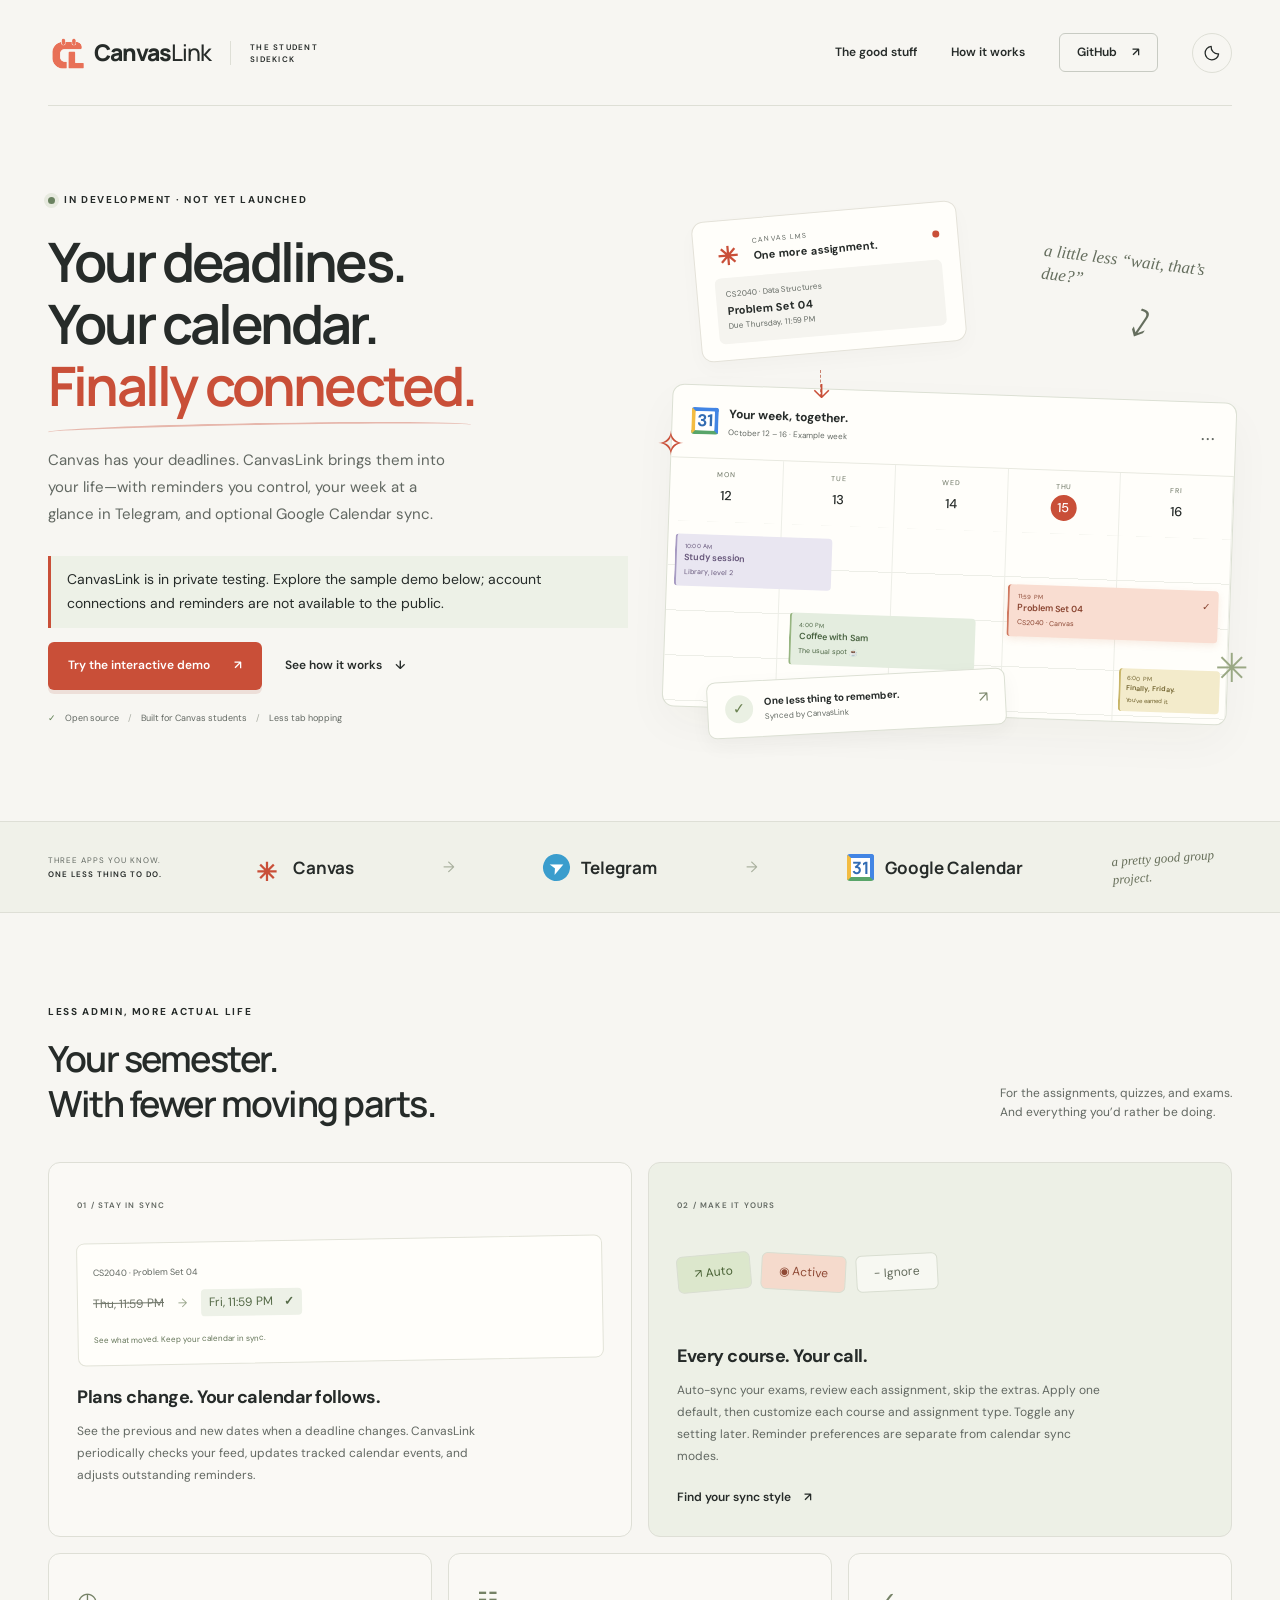
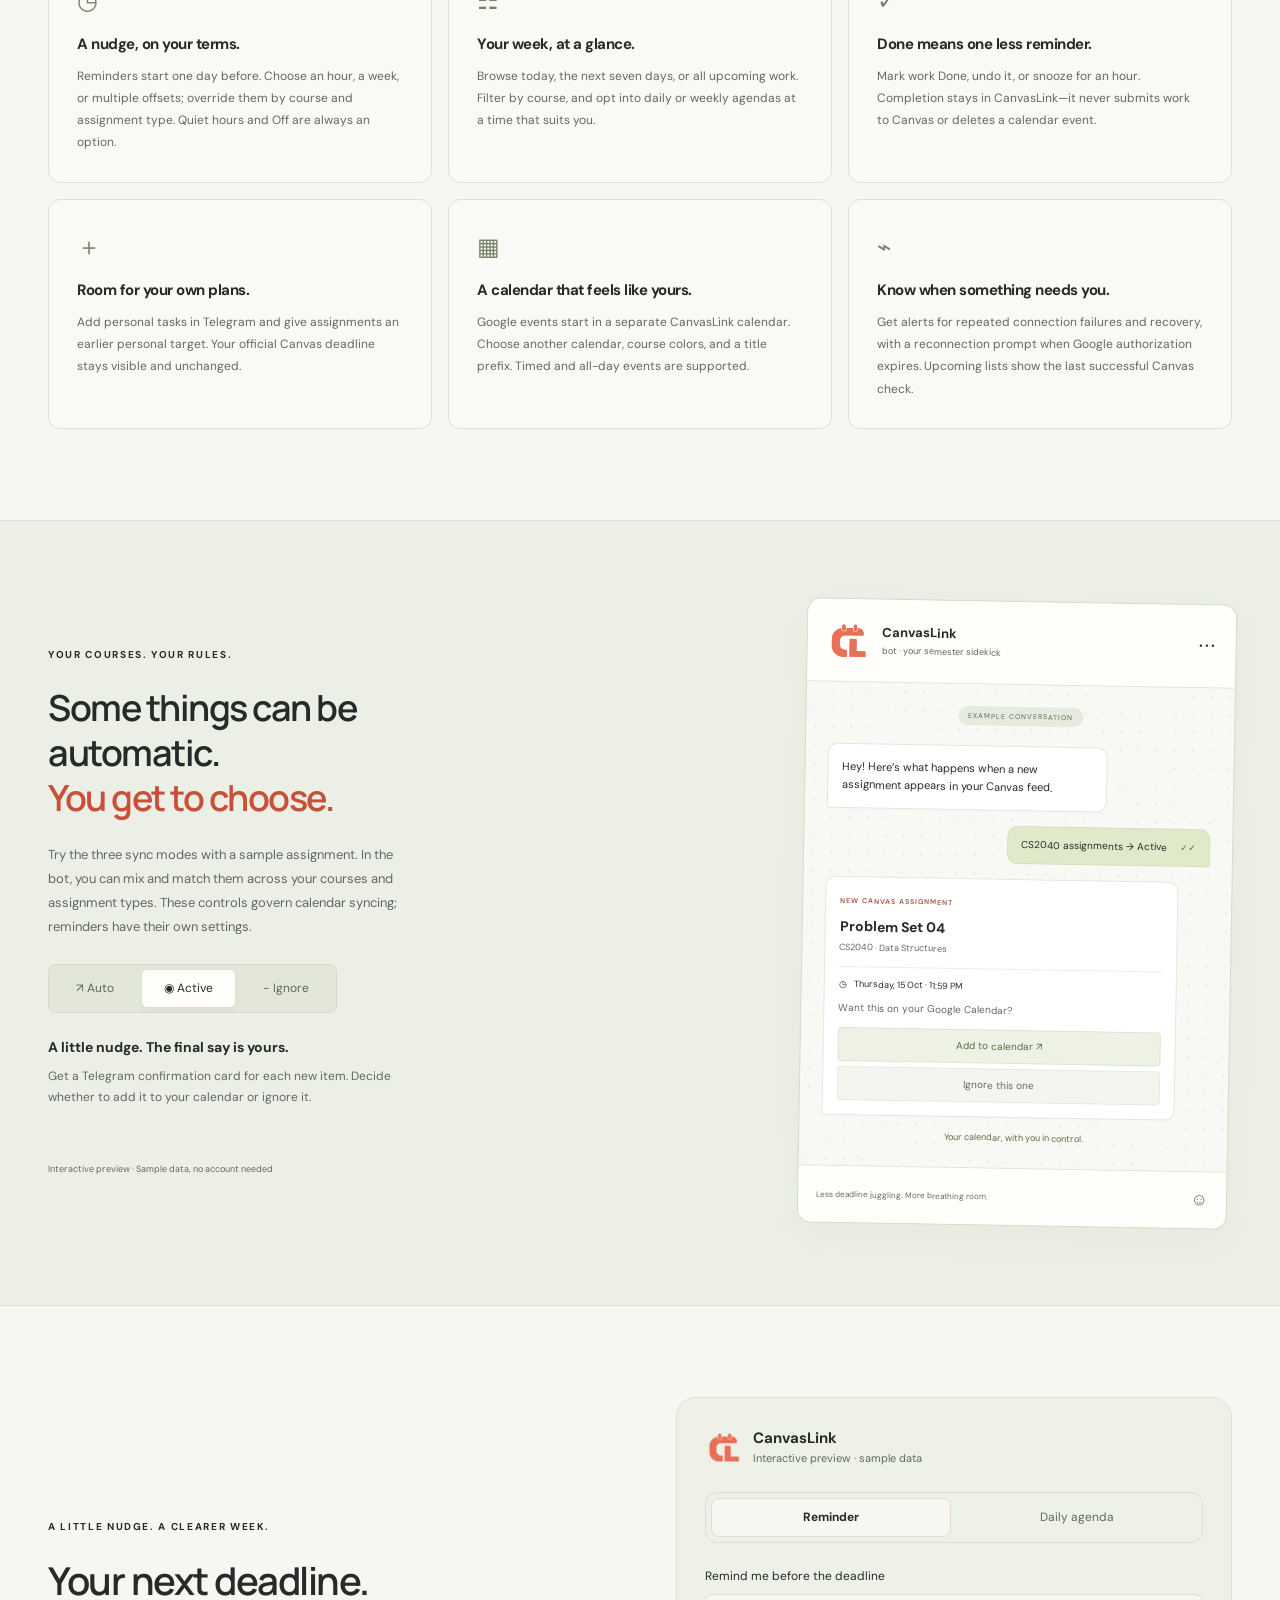
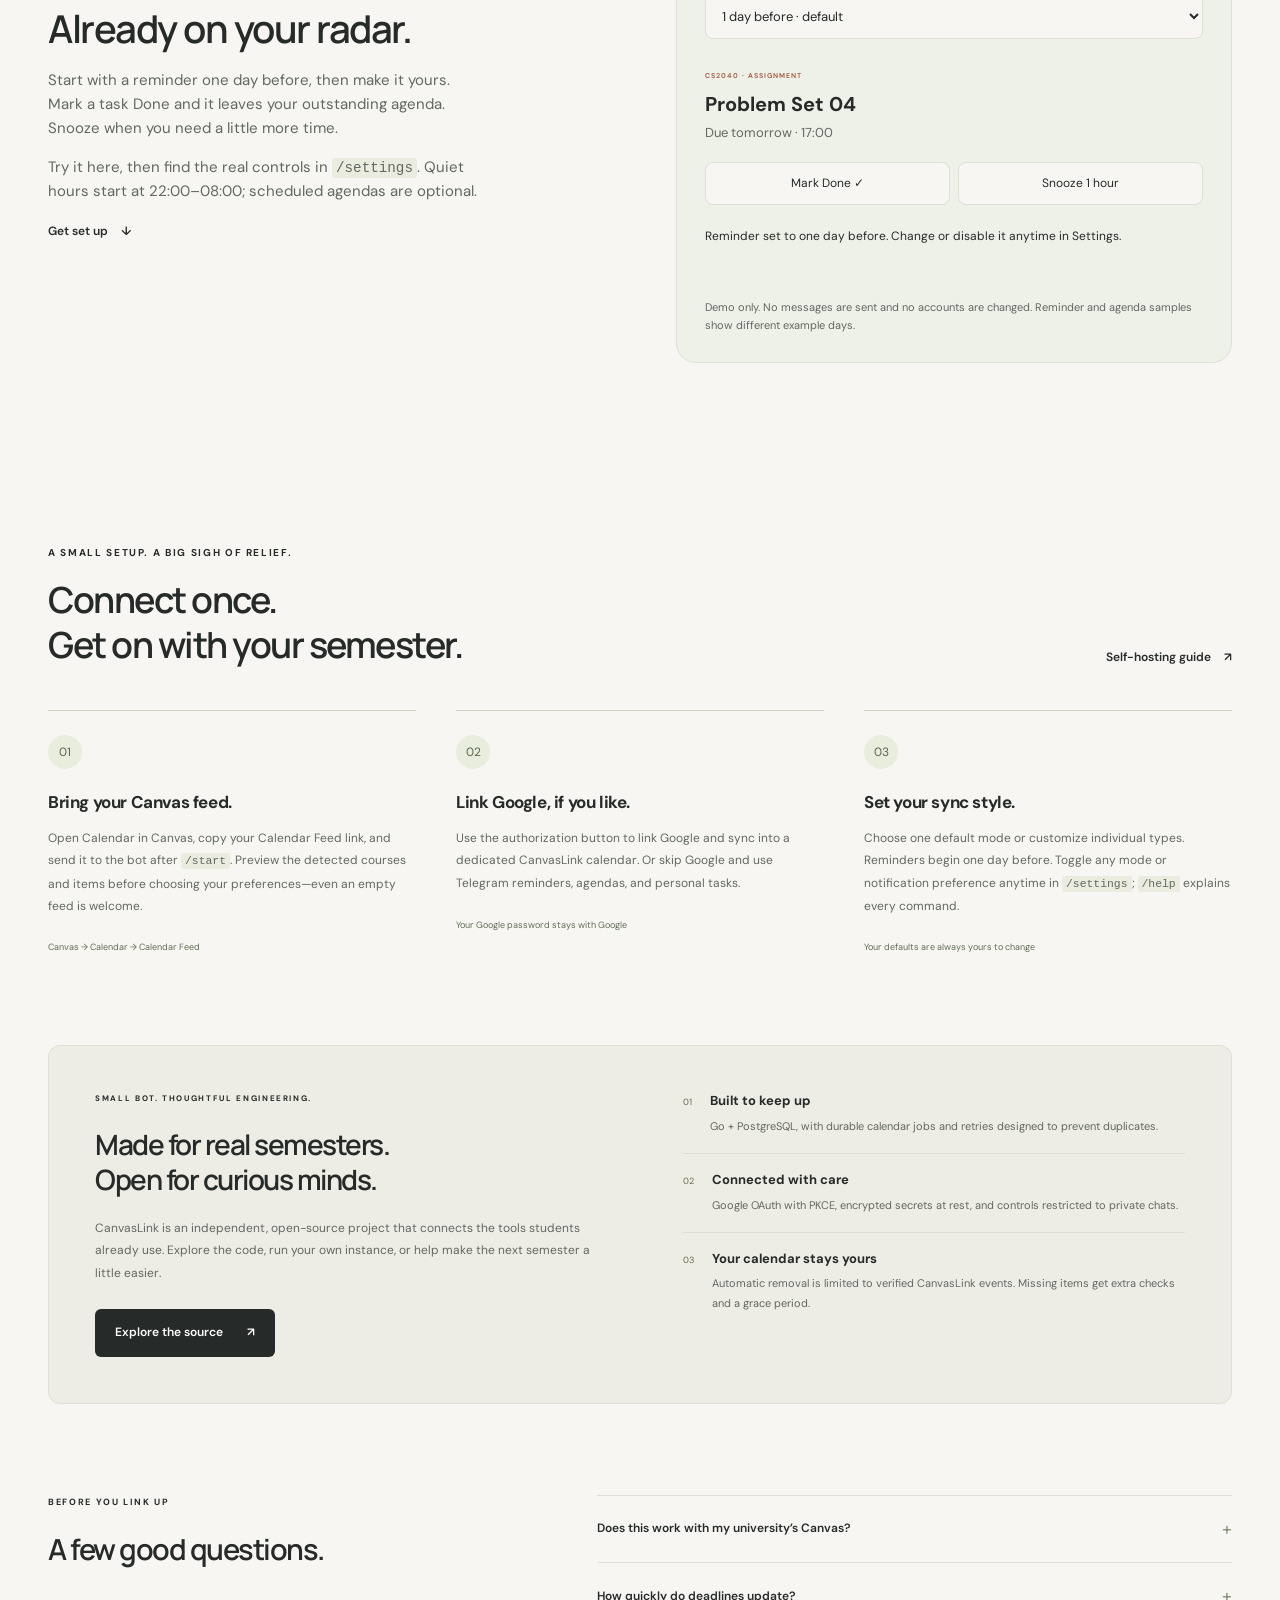
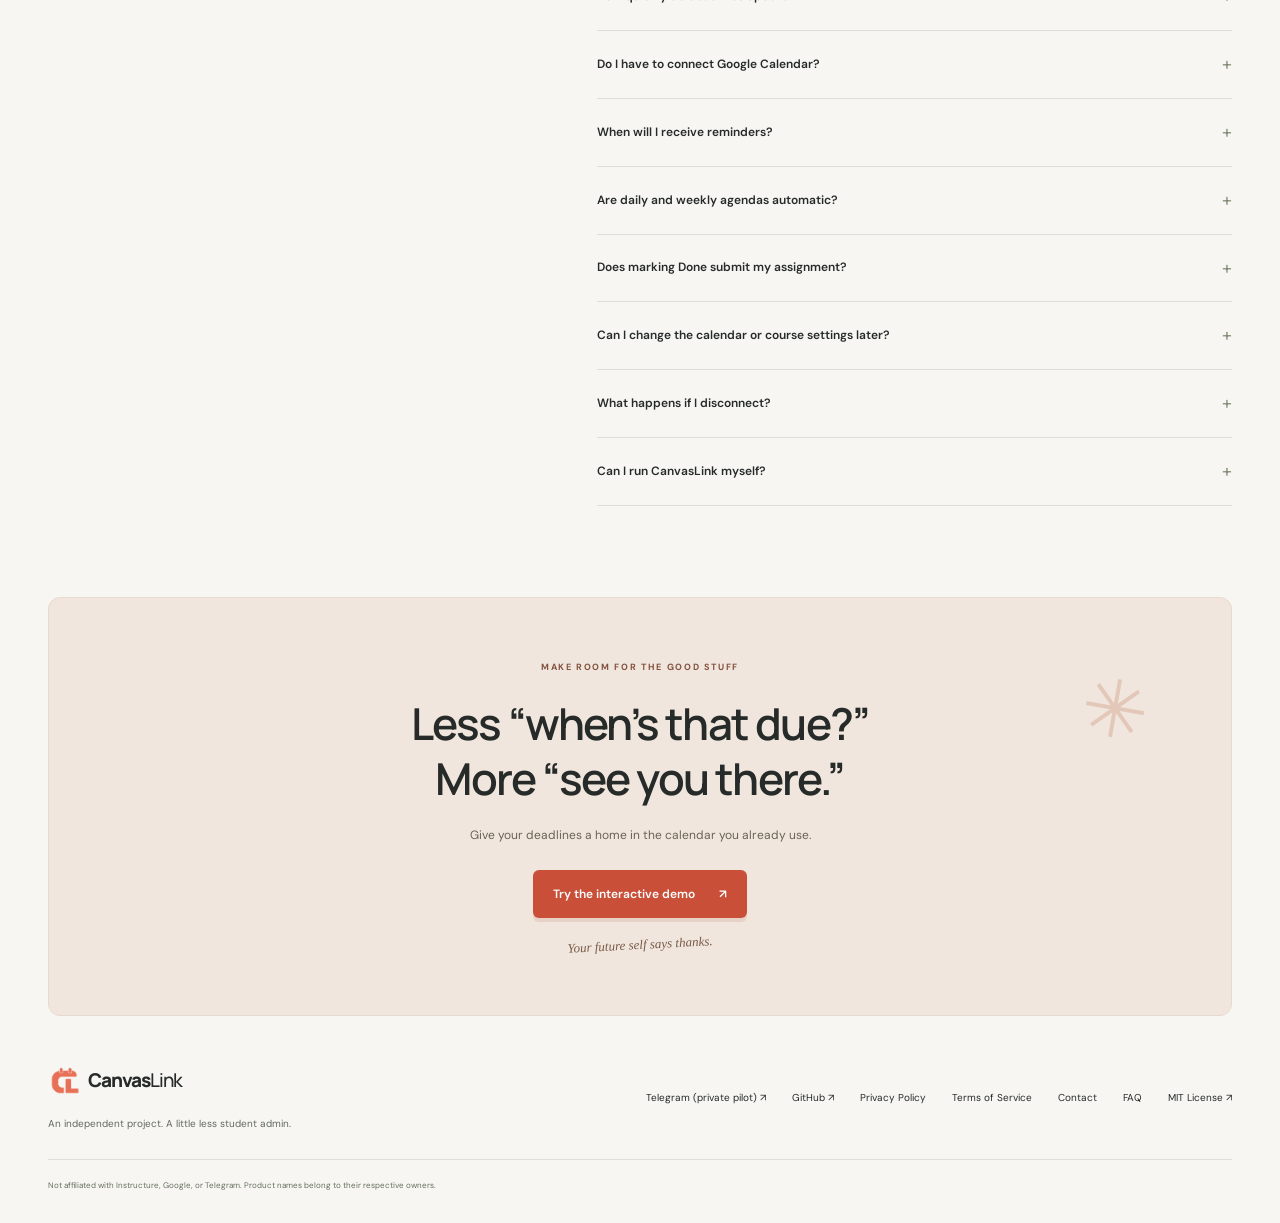
<file: docs/index.html>
<!doctype html>
<html lang="en">
  <head>
    <meta charset="utf-8" />
    <meta name="viewport" content="width=device-width, initial-scale=1" />
    <meta name="theme-color" content="#f7f6f2" />
    <meta
      name="description"
      content="CanvasLink is in development. Preview Canvas deadlines, personalized reminders, a Telegram planner, and optional Google Calendar sync with sample data."
    />
    <meta property="og:type" content="website" />
    <meta
      property="og:title"
      content="CanvasLink — Your deadlines, connected."
    />
    <meta
      property="og:description"
      content="In development: Canvas deadlines, a Telegram planner, and optional Google Calendar sync. Explore the sample demo."
    />
    <meta property="og:url" content="https://site.dulie.app/canvaslink/" />
    <meta
      property="og:image"
      content="https://site.dulie.app/canvaslink/assets/social-logo.png"
    />
    <meta name="twitter:card" content="summary_large_image" />
    <title>CanvasLink — Your deadlines, connected.</title>
    <link rel="icon" href="assets/logo.png" type="image/png" />
    <script src="theme.js"></script>
    <link rel="stylesheet" href="styles.css" />
    <link rel="stylesheet" href="theme.css" />
    <script src="config.js" defer></script>
    <script src="script.js" defer></script>
  </head>
  <body>
    <a class="skip-link" href="#main">Skip to content</a>
    <header class="site-header wrap">
      <a class="brand" href="#" aria-label="CanvasLink home"
        ><img
          class="brand-icon"
          src="assets/logo.png"
          alt=""
          width="40"
          height="40"
        />Canvas<span class="brand-light">Link</span
        ><span class="beta">THE STUDENT SIDEKICK</span></a
      >
      <nav aria-label="Main navigation">
        <a href="#features">The good stuff</a
        ><a href="#how-it-works">How it works</a
        ><a
          class="nav-github"
          href="https://github.com/yukemii/CanvasLink-Bot"
          target="_blank"
          rel="noopener noreferrer"
          >GitHub <span aria-hidden="true">↗</span></a
        >
        <button
          id="theme-toggle"
          class="theme-toggle"
          type="button"
          aria-label="Dark mode"
          aria-pressed="false"
          title="Switch to dark mode"
          hidden
        >
          <svg
            class="theme-moon"
            aria-hidden="true"
            viewBox="0 0 24 24"
            width="18"
            height="18"
            fill="none"
            stroke="currentColor"
            stroke-width="1.7"
            stroke-linecap="round"
            stroke-linejoin="round"
          >
            <path d="M20.8 13.1A9 9 0 0 1 10.9 3.2 9 9 0 1 0 20.8 13.1Z" />
          </svg>
          <svg
            class="theme-sun"
            aria-hidden="true"
            viewBox="0 0 24 24"
            width="18"
            height="18"
            fill="none"
            stroke="currentColor"
            stroke-width="1.7"
            stroke-linecap="round"
          >
            <circle cx="12" cy="12" r="4" />
            <path
              d="M12 2v2m0 16v2M2 12h2m16 0h2M5 5l1.5 1.5m11 11L19 19M5 19l1.5-1.5m11-11L19 5"
            />
          </svg>
        </button>
      </nav>
    </header>
    <main id="main">
      <section class="hero wrap">
        <div class="hero-copy">
          <p class="eyebrow">
            <span class="status-dot"></span> IN DEVELOPMENT · NOT YET LAUNCHED
          </p>
          <h1>
            Your deadlines.<br />Your calendar.<br /><span
              class="accent handwritten-underline"
              >Finally connected.</span
            >
          </h1>
          <p class="hero-description">
            Canvas has your deadlines. CanvasLink brings them into your
            life—with reminders you control, your week at a glance in Telegram,
            and optional Google Calendar sync.
          </p>
          <p class="launch-notice">
            CanvasLink is in private testing. Explore the sample demo below;
            account connections and reminders are not available to the public.
          </p>
          <div class="hero-actions">
            <a class="button primary" href="#demo" data-bot-link
              >Try the interactive demo <span aria-hidden="true">↗</span></a
            ><a class="text-link" href="#how-it-works"
              >See how it works <span aria-hidden="true">↓</span></a
            >
          </div>
          <p class="hero-note">
            <span aria-hidden="true">✓</span> Open source
            <span class="note-divider">/</span> Built for Canvas students
            <span class="note-divider">/</span> Less tab hopping
          </p>
        </div>
        <div
          class="hero-art"
          aria-label="Illustration of a Canvas assignment flowing through CanvasLink into a weekly calendar"
        >
          <span class="floating-note">a little less “wait, that’s due?”</span>
          <div class="canvas-card">
            <span class="app-icon canvas-icon" aria-hidden="true">✳</span>
            <div>
              <span class="small-label">CANVAS LMS</span
              ><strong>One more assignment.</strong>
            </div>
            <span class="notification-dot"></span>
            <div class="assignment-mini">
              <span>CS2040 · Data Structures</span
              ><strong>Problem Set 04</strong
              ><span>Due Thursday, 11:59 PM</span>
            </div>
          </div>
          <div class="connection-line" aria-hidden="true"><span>↓</span></div>
          <div class="calendar-card">
            <div class="calendar-top">
              <div class="calendar-heading">
                <span class="app-icon google-icon" aria-hidden="true">31</span>
                <div>
                  <strong>Your week, together.</strong
                  ><span>October 12 – 16 · Example week</span>
                </div>
              </div>
              <span class="calendar-menu" aria-hidden="true">•••</span>
            </div>
            <div class="calendar-grid">
              <div class="day"><span>MON</span><b>12</b></div>
              <div class="day"><span>TUE</span><b>13</b></div>
              <div class="day"><span>WED</span><b>14</b></div>
              <div class="day today"><span>THU</span><b>15</b></div>
              <div class="day"><span>FRI</span><b>16</b></div>
              <div class="grid-lines" aria-hidden="true"></div>
              <div class="cal-event lavender">
                <span>10:00 AM</span><b>Study session</b
                ><small>Library, level 2</small>
              </div>
              <div class="cal-event green">
                <span>4:00 PM</span><b>Coffee with Sam</b
                ><small>The usual spot ☕</small>
              </div>
              <div class="cal-event coral">
                <span>11:59 PM</span><b>Problem Set 04</b
                ><small>CS2040 · Canvas</small
                ><span class="event-check">✓</span>
              </div>
              <div class="cal-event yellow">
                <span>6:00 PM</span><b>Finally, Friday.</b
                ><small>You've earned it.</small>
              </div>
            </div>
          </div>
          <div class="sync-toast">
            <span class="toast-icon" aria-hidden="true">✓</span>
            <div>
              <strong>One less thing to remember.</strong
              ><span>Synced by CanvasLink</span>
            </div>
            <span class="tiny-link" aria-hidden="true">↗</span>
          </div>
          <span class="art-spark spark-one" aria-hidden="true">✳</span
          ><span class="art-spark spark-two" aria-hidden="true">✧</span>
        </div>
      </section>
      <section class="integration-strip" aria-label="Connected services">
        <div class="wrap integration-inner">
          <p>
            THREE APPS YOU KNOW.<br /><strong>ONE LESS THING TO DO.</strong>
          </p>
          <div class="integration">
            <span class="app-icon canvas-icon" aria-hidden="true">✳</span>Canvas
          </div>
          <span class="integration-arrow" aria-hidden="true">→</span>
          <div class="integration">
            <span class="app-icon telegram-icon" aria-hidden="true">➤</span
            >Telegram
          </div>
          <span class="integration-arrow" aria-hidden="true">→</span>
          <div class="integration">
            <span class="app-icon google-icon" aria-hidden="true">31</span
            >Google Calendar
          </div>
          <span class="strip-note">a pretty good group project.</span>
        </div>
      </section>
      <section class="section wrap" id="features">
        <div class="section-heading">
          <div>
            <p class="eyebrow">LESS ADMIN, MORE ACTUAL LIFE</p>
            <h2>Your semester.<br />With fewer moving parts.</h2>
          </div>
          <p>
            For the assignments, quizzes, and exams.<br />And everything you’d
            rather be doing.
          </p>
        </div>
        <div class="feature-grid">
          <article class="feature-card feature-main">
            <span class="feature-number">01 / STAY IN SYNC</span>
            <div class="update-visual" aria-hidden="true">
              <span class="update-source">CS2040 · Problem Set 04</span>
              <div>
                <span class="old-date">Thu, 11:59 PM</span
                ><span class="update-arrow">→</span
                ><span class="new-date">Fri, 11:59 PM <b>✓</b></span>
              </div>
              <span class="update-tag"
                >See what moved. Keep your calendar in sync.</span
              >
            </div>
            <h3>Plans change. Your calendar follows.</h3>
            <p>
              See the previous and new dates when a deadline changes. CanvasLink
              periodically checks your feed, updates tracked calendar events,
              and adjusts outstanding reminders.
            </p>
          </article>
          <article class="feature-card feature-control">
            <span class="feature-number">02 / MAKE IT YOURS</span>
            <div class="mode-pills" aria-hidden="true">
              <span class="pill auto">↗ Auto</span
              ><span class="pill active">◉ Active</span
              ><span class="pill ignore">− Ignore</span>
            </div>
            <h3>Every course. Your call.</h3>
            <p>
              Auto-sync your exams, review each assignment, skip the extras.
              Apply one default, then customize each course and assignment type.
              Toggle any setting later. Reminder preferences are separate from
              calendar sync modes.
            </p>
            <a class="text-link" href="#demo"
              >Find your sync style <span aria-hidden="true">↗</span></a
            >
          </article>
          <article class="feature-card compact">
            <span class="feature-symbol" aria-hidden="true">◷</span>
            <h3>A nudge, on your terms.</h3>
            <p>
              Reminders start one day before. Choose an hour, a week, or
              multiple offsets; override them by course and assignment type.
              Quiet hours and Off are always an option.
            </p>
          </article>
          <article class="feature-card compact">
            <span class="feature-symbol" aria-hidden="true">☷</span>
            <h3>Your week, at a glance.</h3>
            <p>
              Browse today, the next seven days, or all upcoming work. Filter by
              course, and opt into daily or weekly agendas at a time that suits
              you.
            </p>
          </article>
          <article class="feature-card compact">
            <span class="feature-symbol" aria-hidden="true">✓</span>
            <h3>Done means one less reminder.</h3>
            <p>
              Mark work Done, undo it, or snooze for an hour. Completion stays
              in CanvasLink—it never submits work to Canvas or deletes a
              calendar event.
            </p>
          </article>
          <article class="feature-card compact">
            <span class="feature-symbol" aria-hidden="true">＋</span>
            <h3>Room for your own plans.</h3>
            <p>
              Add personal tasks in Telegram and give assignments an earlier
              personal target. Your official Canvas deadline stays visible and
              unchanged.
            </p>
          </article>
          <article class="feature-card compact">
            <span class="feature-symbol" aria-hidden="true">▦</span>
            <h3>A calendar that feels like yours.</h3>
            <p>
              Google events start in a separate CanvasLink calendar. Choose
              another calendar, course colors, and a title prefix. Timed and
              all-day events are supported.
            </p>
          </article>
          <article class="feature-card compact">
            <span class="feature-symbol" aria-hidden="true">⌁</span>
            <h3>Know when something needs you.</h3>
            <p>
              Get alerts for repeated connection failures and recovery, with a
              reconnection prompt when Google authorization expires. Upcoming
              lists show the last successful Canvas check.
            </p>
          </article>
        </div>
      </section>
      <section class="demo-section" id="demo">
        <div class="wrap demo-layout">
          <div class="demo-copy">
            <p class="eyebrow">YOUR COURSES. YOUR RULES.</p>
            <h2>
              Some things can be <br />automatic.<br /><span class="accent"
                >You get to choose.</span
              >
            </h2>
            <p>
              Try the three sync modes with a sample assignment. In the bot, you
              can mix and match them across your courses and assignment types.
              These controls govern calendar syncing; reminders have their own
              settings.
            </p>
            <div
              class="mode-selector"
              role="group"
              aria-label="Choose a sync mode"
            >
              <button type="button" data-mode="auto" aria-pressed="false">
                ↗ Auto</button
              ><button type="button" data-mode="active" aria-pressed="true">
                ◉ Active</button
              ><button type="button" data-mode="ignore" aria-pressed="false">
                − Ignore
              </button>
            </div>
            <div class="mode-explanation" aria-live="polite">
              <h3 id="mode-title">A little nudge. The final say is yours.</h3>
              <p id="mode-description">
                Get a Telegram confirmation card for each new item. Decide
                whether to add it to your calendar or ignore it.
              </p>
            </div>
            <span class="demo-disclaimer"
              >Interactive preview · Sample data, no account needed</span
            >
          </div>
          <div class="chat-window">
            <div class="chat-header">
              <img
                class="bot-avatar"
                src="assets/logo.png"
                alt=""
                width="44"
                height="44"
              />
              <div>
                <strong>CanvasLink</strong
                ><span>bot · your semester sidekick</span>
              </div>
              <span class="chat-dots" aria-hidden="true">•••</span>
            </div>
            <div class="chat-body">
              <span class="chat-date">EXAMPLE CONVERSATION</span>
              <div class="chat-bubble intro-bubble">
                Hey! Here’s what happens when a new assignment appears in your
                Canvas feed.
              </div>
              <div class="chat-user" id="demo-command">
                CS2040 assignments → Active <span>✓✓</span>
              </div>
              <div class="chat-bubble assignment-bubble">
                <span class="message-kicker" id="demo-kicker"
                  >NEW CANVAS ASSIGNMENT</span
                >
                <h3>Problem Set 04</h3>
                <p>CS2040 · Data Structures</p>
                <div class="message-deadline">
                  <span aria-hidden="true">◷</span> Thursday, 15 Oct · 11:59 PM
                </div>
                <p class="message-detail" id="demo-detail">
                  Want this on your Google Calendar?
                </p>
                <div class="chat-buttons" id="demo-actions">
                  <button type="button" data-demo-action="add">
                    Add to calendar ↗</button
                  ><button type="button" data-demo-action="ignore">
                    Ignore this one
                  </button>
                </div>
              </div>
              <div
                class="demo-result"
                id="demo-result"
                role="status"
                aria-live="polite"
              >
                Your calendar, with you in control.
              </div>
            </div>
            <div class="chat-footer">
              <span>Less deadline juggling. More breathing room.</span
              ><span aria-hidden="true">☺</span>
            </div>
          </div>
        </div>
      </section>
      <section class="section wrap planner-preview" id="planner-preview">
        <div class="planner-preview-copy">
          <p class="eyebrow">A LITTLE NUDGE. A CLEARER WEEK.</p>
          <h2>Your next deadline.<br />Already on your radar.</h2>
          <p>
            Start with a reminder one day before, then make it yours. Mark a
            task Done and it leaves your outstanding agenda. Snooze when you
            need a little more time.
          </p>
          <p>
            Try it here, then find the real controls in <code>/settings</code>.
            Quiet hours start at 22:00–08:00; scheduled agendas are optional.
          </p>
          <a class="text-link" href="#how-it-works"
            >Get set up <span aria-hidden="true">↓</span></a
          >
        </div>
        <div class="planner-sample">
          <div class="planner-sample-header">
            <img src="assets/logo.png" alt="" width="38" height="38" />
            <div>
              <strong>CanvasLink</strong
              ><span>Interactive preview · sample data</span>
            </div>
          </div>
          <div
            class="planner-preview-switch"
            role="group"
            aria-label="Choose a planner preview"
          >
            <button
              type="button"
              data-planner-view="reminder"
              aria-pressed="true"
            >
              Reminder</button
            ><button
              type="button"
              data-planner-view="agenda"
              aria-pressed="false"
            >
              Daily agenda
            </button>
          </div>
          <div id="reminder-preview">
            <label class="preview-offset-label" for="preview-offset"
              >Remind me before the deadline</label
            ><select id="preview-offset">
              <option value="hour">1 hour before</option>
              <option value="day" selected>1 day before · default</option>
              <option value="week">1 week before</option>
            </select>
            <div class="planner-task-preview">
              <span class="message-kicker">CS2040 · ASSIGNMENT</span>
              <h3>Problem Set 04</h3>
              <p id="preview-due">Due tomorrow · 17:00</p>
            </div>
            <div class="planner-task-actions">
              <button type="button" id="preview-done">Mark Done ✓</button
              ><button type="button" id="preview-snooze">Snooze 1 hour</button>
            </div>
          </div>
          <div id="agenda-preview" hidden>
            <p class="message-kicker">A SAMPLE DAY · YOUR LOCAL TIME</p>
            <h3>Your daily agenda</h3>
            <p class="preview-agenda-note">
              Scheduled agendas are off until you enable them.
            </p>
            <ul class="preview-agenda-list">
              <li>
                <span>Economics quiz <small>EC1101E</small></span
                ><strong>15:00</strong>
              </li>
              <li id="preview-agenda-assignment">
                <span>Problem Set 04 <small>CS2040</small></span
                ><strong>17:00</strong>
              </li>
            </ul>
          </div>
          <p id="planner-preview-status" role="status" aria-live="polite">
            One day before by default. You’re in control.
          </p>
          <p class="preview-sample-note">
            Demo only. No messages are sent and no accounts are changed.
            Reminder and agenda samples show different example days.
          </p>
        </div>
      </section>
      <section class="section wrap" id="how-it-works">
        <div class="section-heading">
          <div>
            <p class="eyebrow">A SMALL SETUP. A BIG SIGH OF RELIEF.</p>
            <h2>Connect once.<br />Get on with your semester.</h2>
          </div>
          <a
            class="text-link"
            href="https://github.com/yukemii/CanvasLink-Bot#quick-start"
            target="_blank"
            rel="noopener noreferrer"
            >Self-hosting guide <span aria-hidden="true">↗</span></a
          >
        </div>
        <div class="steps">
          <article>
            <span class="step-number">01</span>
            <h3>Bring your Canvas feed.</h3>
            <p>
              Open Calendar in Canvas, copy your Calendar Feed link, and send it
              to the bot after <code>/start</code>. Preview the detected courses
              and items before choosing your preferences—even an empty feed is
              welcome.
            </p>
            <span class="step-caption">Canvas → Calendar → Calendar Feed</span>
          </article>
          <article>
            <span class="step-number">02</span>
            <h3>Link Google, if you like.</h3>
            <p>
              Use the authorization button to link Google and sync into a
              dedicated CanvasLink calendar. Or skip Google and use Telegram
              reminders, agendas, and personal tasks.
            </p>
            <span class="step-caption"
              >Your Google password stays with Google</span
            >
          </article>
          <article>
            <span class="step-number">03</span>
            <h3>Set your sync style.</h3>
            <p>
              Choose one default mode or customize individual types. Reminders
              begin one day before. Toggle any mode or notification preference
              anytime in <code>/settings</code>; <code>/help</code> explains
              every command.
            </p>
            <span class="step-caption"
              >Your defaults are always yours to change</span
            >
          </article>
        </div>
      </section>
      <section class="project-section wrap">
        <div>
          <p class="eyebrow">SMALL BOT. THOUGHTFUL ENGINEERING.</p>
          <h2>Made for real semesters.<br />Open for curious minds.</h2>
          <p>
            CanvasLink is an independent, open-source project that connects the
            tools students already use. Explore the code, run your own instance,
            or help make the next semester a little easier.
          </p>
          <a
            class="button dark"
            href="https://github.com/yukemii/CanvasLink-Bot"
            target="_blank"
            rel="noopener noreferrer"
            >Explore the source <span aria-hidden="true">↗</span></a
          >
        </div>
        <div class="engineering-list">
          <div>
            <span>01</span>
            <div>
              <h3>Built to keep up</h3>
              <p>
                Go + PostgreSQL, with durable calendar jobs and retries designed
                to prevent duplicates.
              </p>
            </div>
          </div>
          <div>
            <span>02</span>
            <div>
              <h3>Connected with care</h3>
              <p>
                Google OAuth with PKCE, encrypted secrets at rest, and controls
                restricted to private chats.
              </p>
            </div>
          </div>
          <div>
            <span>03</span>
            <div>
              <h3>Your calendar stays yours</h3>
              <p>
                Automatic removal is limited to verified CanvasLink events.
                Missing items get extra checks and a grace period.
              </p>
            </div>
          </div>
        </div>
      </section>
      <section class="section wrap faq-section" id="faq">
        <div>
          <p class="eyebrow">BEFORE YOU LINK UP</p>
          <h2>A few good questions.</h2>
        </div>
        <div class="faq-list">
          <details>
            <summary>
              Does this work with my university’s Canvas?<span
                aria-hidden="true"
                >+</span
              >
            </summary>
            <p>
              CanvasLink reads Canvas LMS iCal feeds. If your Canvas account
              provides a Calendar Feed link, you can connect it. Only items
              included in that feed can be synced; course and item detection
              depends on the information Canvas includes.
            </p>
          </details>
          <details>
            <summary>
              How quickly do deadlines update?<span aria-hidden="true">+</span>
            </summary>
            <p>
              The bot checks feeds periodically. The default interval is one
              hour, and the person hosting the bot can configure it. Updates
              also depend on when Canvas publishes changes to your feed; this
              isn’t an instant notification service.
            </p>
          </details>
          <details>
            <summary>
              Do I have to connect Google Calendar?<span aria-hidden="true"
                >+</span
              >
            </summary>
            <p>
              No. Reminders, agendas, upcoming lists, and personal tasks work in
              Telegram without Google. Connect using
              <code>/connect_google</code> to sync Canvas events into a separate
              CanvasLink calendar. Personal tasks stay in Telegram.
            </p>
          </details>
          <details>
            <summary>
              When will I receive reminders?<span aria-hidden="true">+</span>
            </summary>
            <p>
              Reminders are enabled one day before by default. Choose up to five
              offsets (from one minute to 30 days), turn them off, or override
              them per course and assignment type in <code>/reminders</code>.
              They also cover non-ignored items awaiting calendar approval.
              Quiet hours default to 22:00–08:00 in your timezone. Whole-day
              offsets for all-day events arrive at 09:00 on the reminder day.
              Delivery checks normally run every minute. Downtime, service
              startup, or retries can delay a reminder.
            </p>
          </details>
          <details>
            <summary>
              Are daily and weekly agendas automatic?<span aria-hidden="true"
                >+</span
              >
            </summary>
            <p>
              Scheduled agendas start off. Enable them in
              <code>/agenda</code> and choose a local delivery time; the initial
              choices are daily at 08:00 and weekly on Sunday at 18:00. Quiet
              hours apply. You can always use <code>/today</code>,
              <code>/week</code>, or <code>/upcoming</code> after setup without
              enabling scheduled messages.
            </p>
          </details>
          <details>
            <summary>
              Does marking Done submit my assignment?<span aria-hidden="true"
                >+</span
              >
            </summary>
            <p>
              No. Done only tracks completion inside CanvasLink and stops its
              reminders. Undo restores future reminders. It does not submit
              anything to Canvas or remove a Google event. A personal target
              changes reminder timing while preserving the official deadline; if
              Canvas moves the deadline before your target, reminders fall back
              to the official deadline.
            </p>
          </details>
          <details>
            <summary>
              Can I change the calendar or course settings later?<span
                aria-hidden="true"
                >+</span
              >
            </summary>
            <p>
              Yes—open <code>/settings</code> anytime. Choose sync modes,
              reminder offsets, agenda times, timezone, calendar destination,
              colors, and course title prefixes. A destination change affects
              newly tracked events; existing events stay in their recorded
              calendar. Colors and title preferences apply on the next create or
              update.
            </p>
          </details>
          <details>
            <summary>
              What happens if I disconnect?<span aria-hidden="true">+</span>
            </summary>
            <p>
              Disconnecting Canvas removes feed-backed planner items and course
              settings while retaining Google events, personal tasks, and
              notification preferences. Disconnecting Google removes its
              authorization but keeps events and the Telegram planner. A
              separate, confirmed <code>/reset</code> removes verified
              CanvasLink-owned events before deleting local data.
            </p>
          </details>
          <details>
            <summary>
              Can I run CanvasLink myself?<span aria-hidden="true">+</span>
            </summary>
            <p>
              Yes. CanvasLink is MIT-licensed and runs independently. You’ll
              need Go, PostgreSQL, a Telegram bot token, and Google OAuth
              credentials if you want calendar sync. The
              <a
                href="https://github.com/yukemii/CanvasLink-Bot#quick-start"
                target="_blank"
                rel="noopener noreferrer"
                >README walks through setup</a
              >. GitHub Pages hosts this website; the bot needs a separate
              running server.
            </p>
          </details>
        </div>
      </section>
      <section class="closing wrap">
        <span class="closing-spark" aria-hidden="true">✳</span>
        <p class="eyebrow">MAKE ROOM FOR THE GOOD STUFF</p>
        <h2>Less “when’s that due?”<br />More “see you there.”</h2>
        <p>Give your deadlines a home in the calendar you already use.</p>
        <a class="button primary" href="#demo" data-bot-link
          >Try the interactive demo <span aria-hidden="true">↗</span></a
        ><span class="closing-note">Your future self says thanks.</span>
      </section>
    </main>
    <footer class="wrap">
      <div>
        <a class="brand" href="#"
          ><img
            class="brand-icon"
            src="assets/logo.png"
            alt=""
            width="40"
            height="40"
          />Canvas<span class="brand-light">Link</span></a
        >
        <p>An independent project. A little less student admin.</p>
      </div>
      <div class="footer-links">
        <a
          href="https://t.me/CanvasLink_bot"
          target="_blank"
          rel="noopener noreferrer"
          >Telegram (private pilot) ↗</a
        >
        <a
          href="https://github.com/yukemii/CanvasLink-Bot"
          target="_blank"
          rel="noopener noreferrer"
          >GitHub ↗</a
        ><a href="privacy/">Privacy Policy</a
        ><a href="terms/">Terms of Service</a
        ><a href="mailto:dulie.business@gmail.com">Contact</a
        ><a href="#faq">FAQ</a
        ><a
          href="https://github.com/yukemii/CanvasLink-Bot/blob/main/LICENSE"
          target="_blank"
          rel="noopener noreferrer"
          >MIT License ↗</a
        >
      </div>
      <p class="affiliation">
        Not affiliated with Instructure, Google, or Telegram. Product names
        belong to their respective owners.
      </p>
    </footer>
  </body>
</html>
</file>
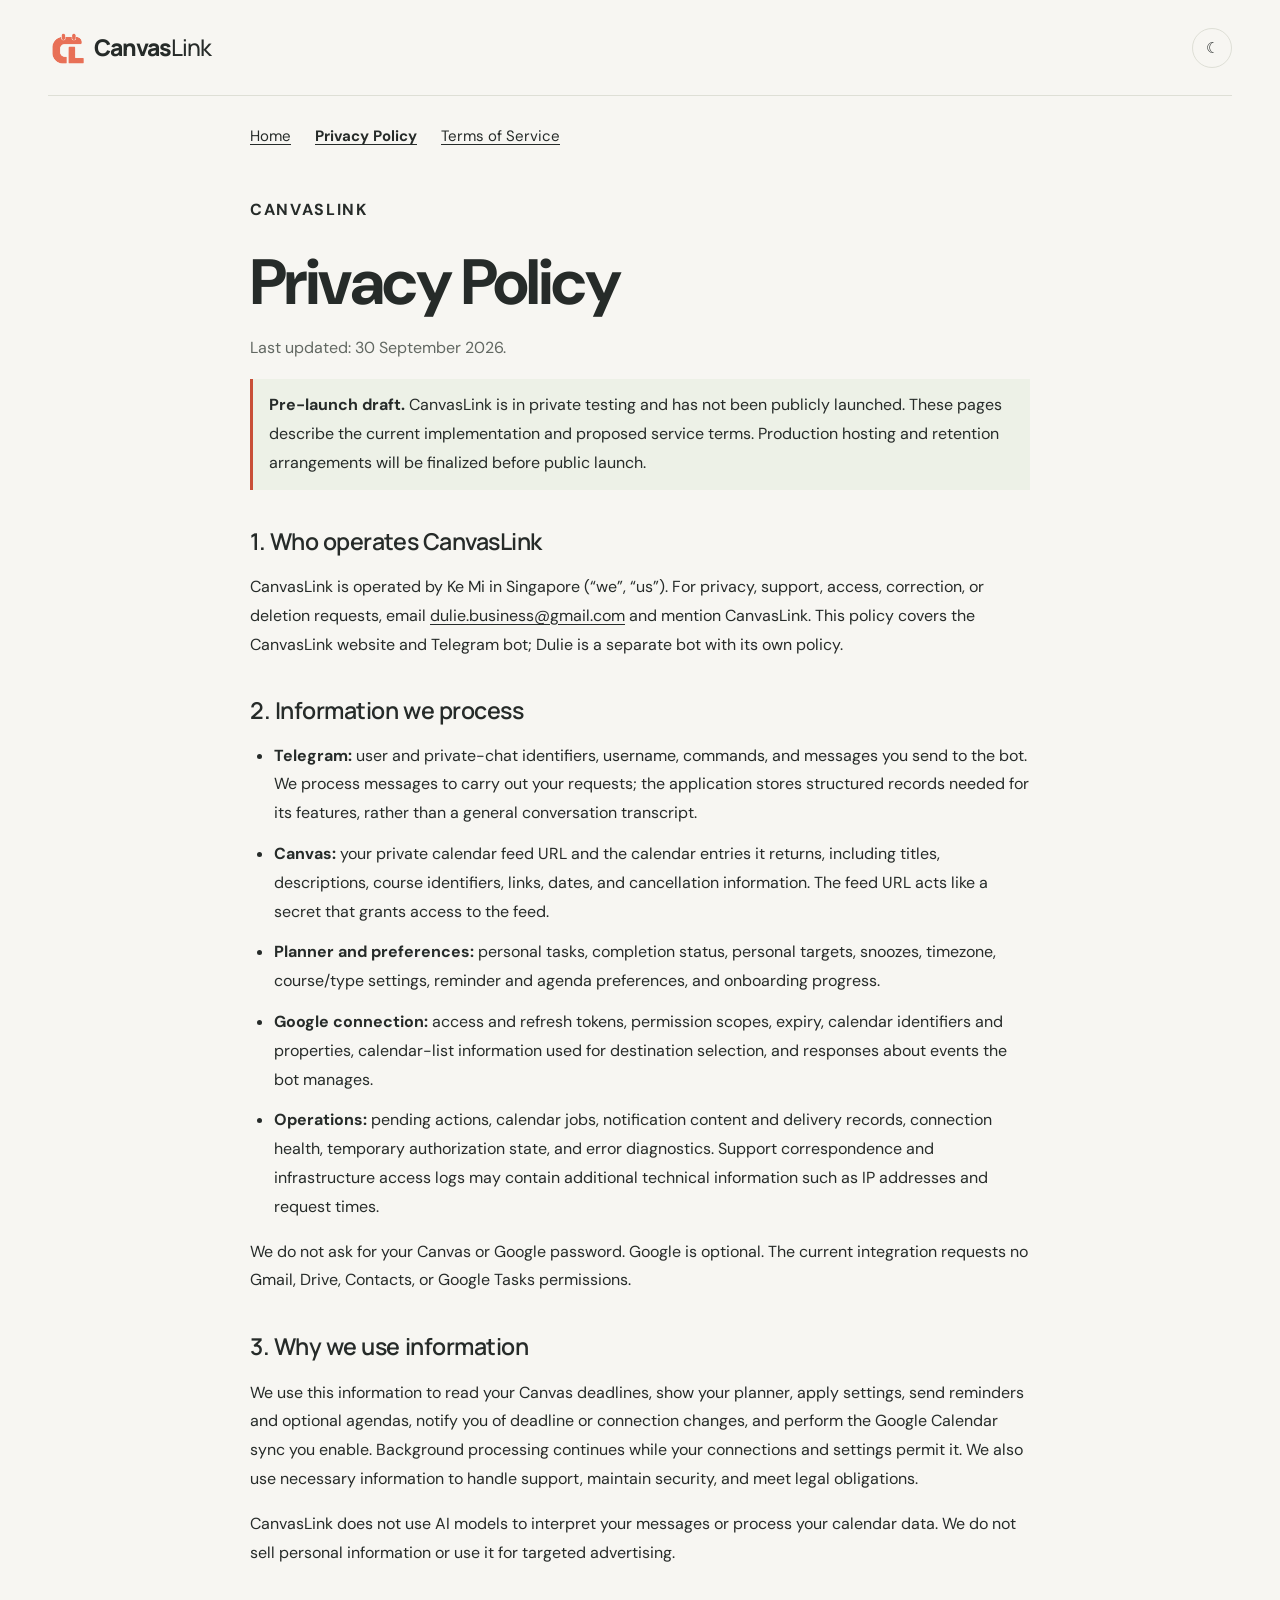
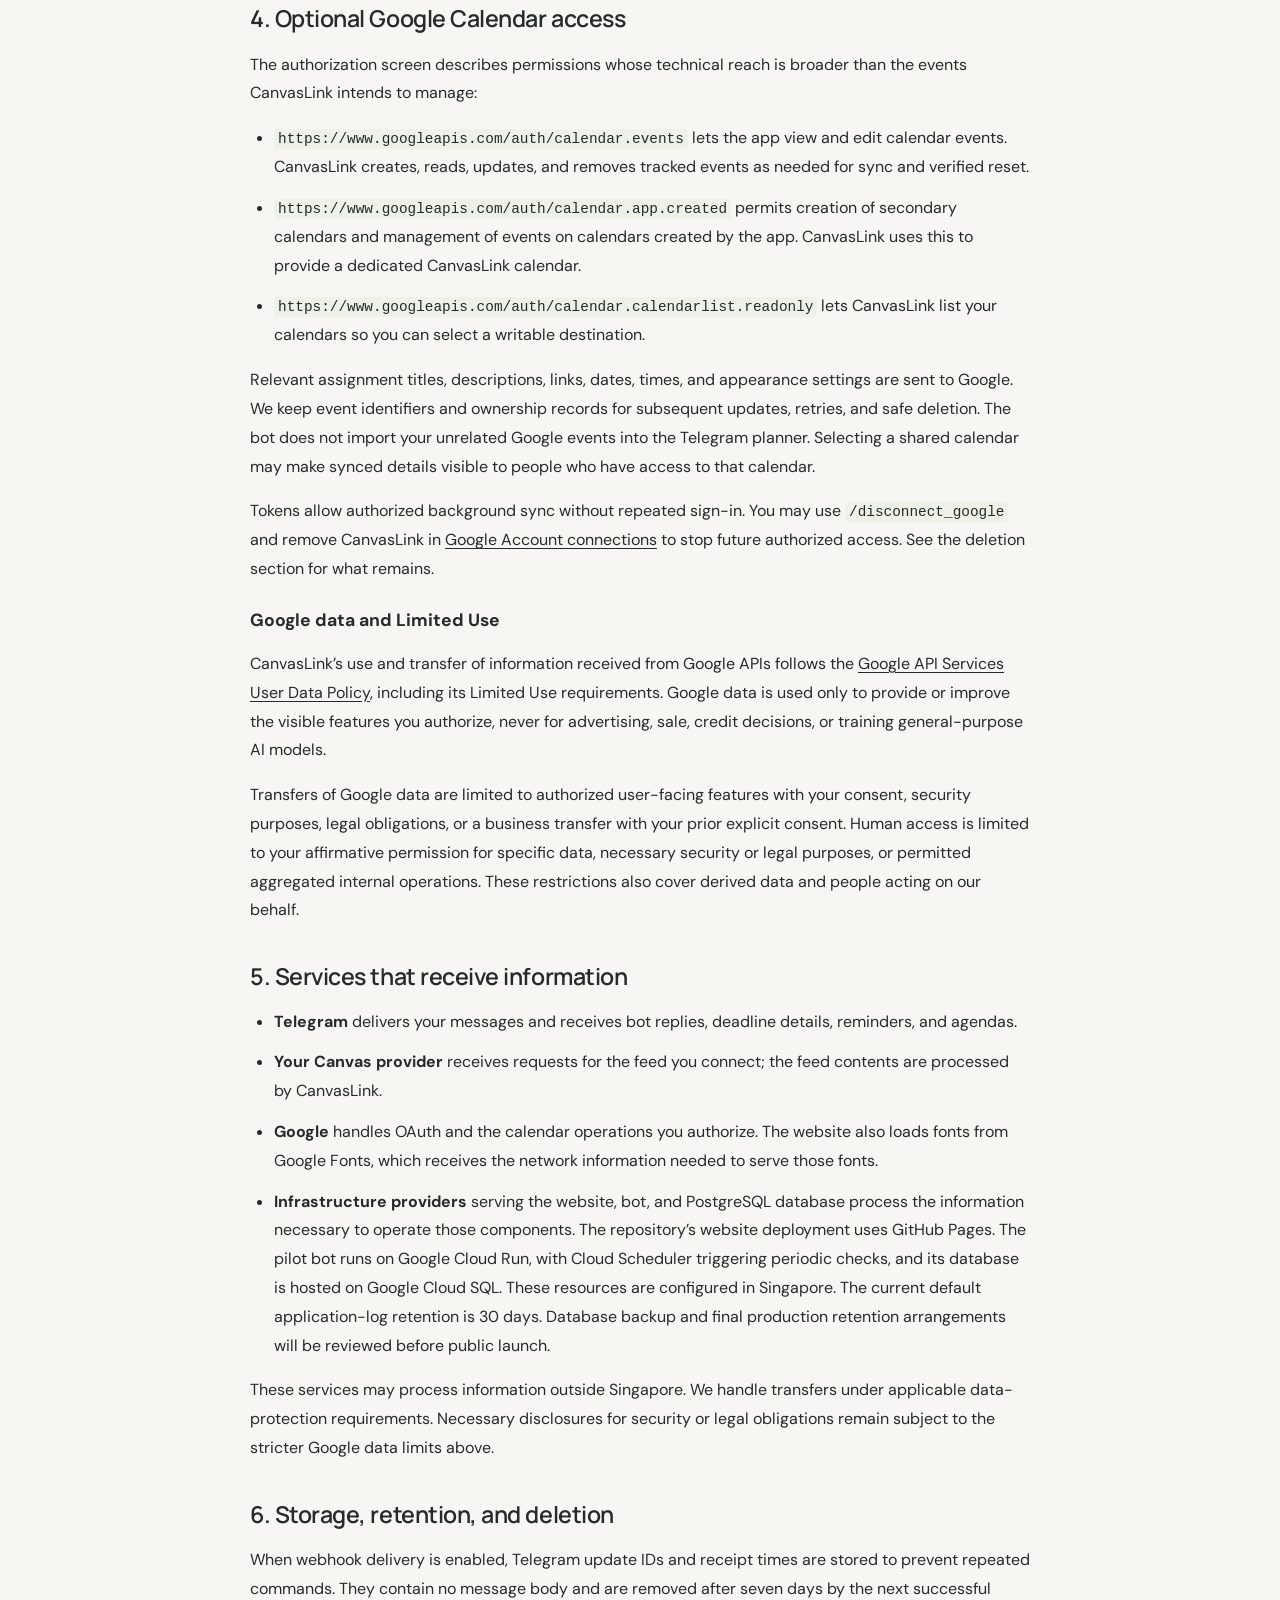
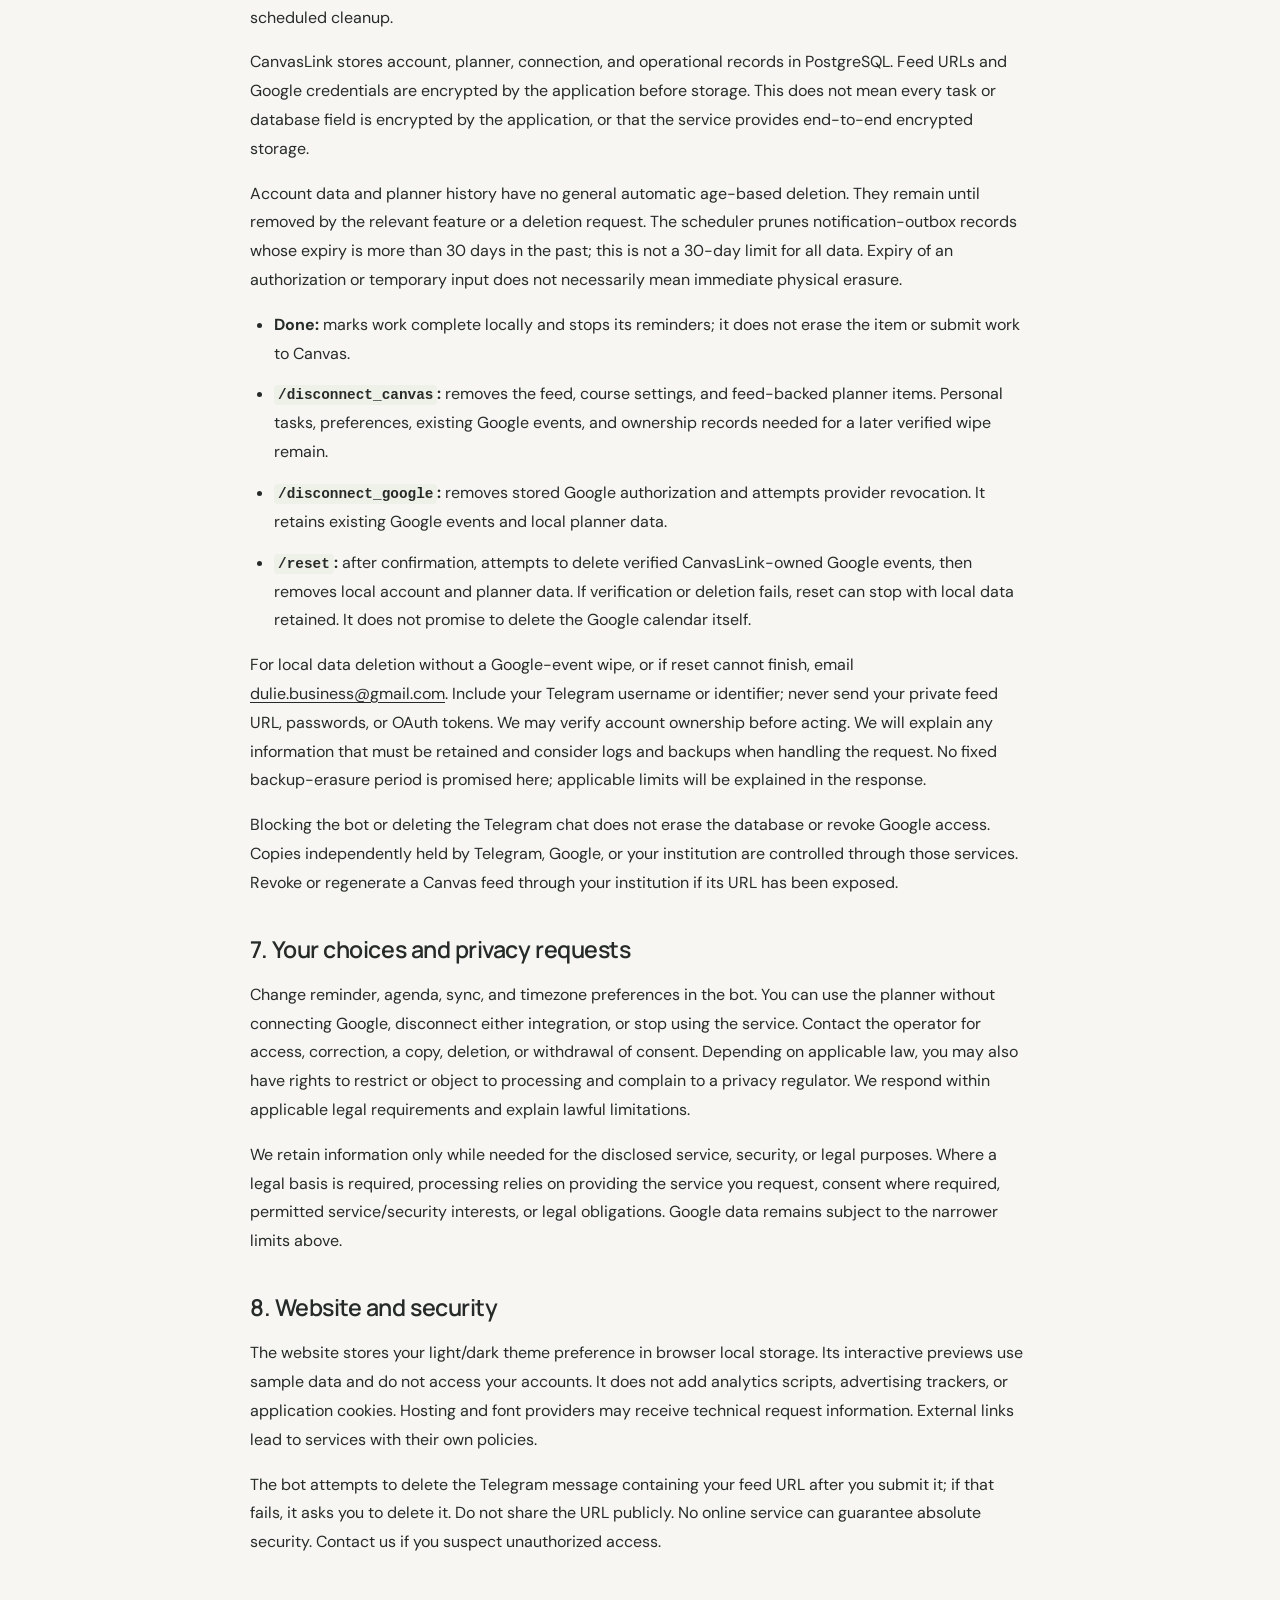
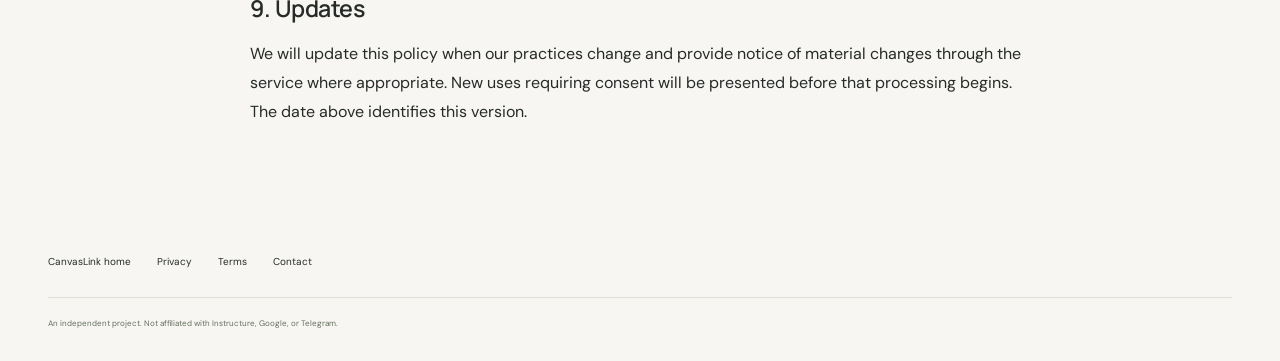
<file: docs/privacy/index.html>
<!doctype html>
<html lang="en">
  <head>
    <meta charset="utf-8" />
    <meta name="viewport" content="width=device-width, initial-scale=1" />
    <meta name="theme-color" content="#f7f6f2" />
    <meta
      name="description"
      content="How CanvasLink handles Canvas feeds, Telegram planner data, Google Calendar access, and deletion requests."
    />
    <title>Privacy Policy | CanvasLink</title>
    <link rel="icon" href="../assets/logo.png" type="image/png" />
    <script src="../theme.js"></script>
    <link rel="stylesheet" href="../styles.css" />
    <link rel="stylesheet" href="../theme.css" />
    <link rel="stylesheet" href="../legal.css" />
  </head>
  <body class="legal-page">
    <a class="skip-link" href="#main">Skip to content</a>
    <header class="site-header wrap">
      <a class="brand" href="../"
        ><img
          class="brand-icon"
          src="../assets/logo.png"
          alt=""
          width="40"
          height="40"
        />Canvas<span class="brand-light">Link</span></a
      >
      <button
        id="theme-toggle"
        class="theme-toggle"
        type="button"
        aria-label="Dark mode"
        aria-pressed="false"
        hidden
      >
        <span class="theme-moon" aria-hidden="true">☾</span
        ><span class="theme-sun" aria-hidden="true">☀</span>
      </button>
    </header>
    <main id="main" class="legal-content wrap">
      <nav class="legal-nav" aria-label="Policy navigation">
        <a href="../">Home</a
        ><a href="../privacy/" aria-current="page">Privacy Policy</a
        ><a href="../terms/">Terms of Service</a>
      </nav>
      <p class="eyebrow">CANVASLINK</p>
      <h1>Privacy Policy</h1>
      <p class="legal-date">Last updated: 30 September 2026.</p>
      <p class="launch-notice">
        <strong>Pre-launch draft.</strong> CanvasLink is in private testing and
        has not been publicly launched. These pages describe the current
        implementation and proposed service terms. Production hosting and
        retention arrangements will be finalized before public launch.
      </p>

      <section>
        <h2>1. Who operates CanvasLink</h2>
        <p>
          CanvasLink is operated by Ke Mi in Singapore (“we”, “us”). For
          privacy, support, access, correction, or deletion requests, email
          <a href="mailto:dulie.business@gmail.com">dulie.business@gmail.com</a>
          and mention CanvasLink. This policy covers the CanvasLink website and
          Telegram bot; Dulie is a separate bot with its own policy.
        </p>
      </section>
      <section>
        <h2>2. Information we process</h2>
        <ul>
          <li>
            <strong>Telegram:</strong> user and private-chat identifiers,
            username, commands, and messages you send to the bot. We process
            messages to carry out your requests; the application stores
            structured records needed for its features, rather than a general
            conversation transcript.
          </li>
          <li>
            <strong>Canvas:</strong> your private calendar feed URL and the
            calendar entries it returns, including titles, descriptions, course
            identifiers, links, dates, and cancellation information. The feed
            URL acts like a secret that grants access to the feed.
          </li>
          <li>
            <strong>Planner and preferences:</strong> personal tasks, completion
            status, personal targets, snoozes, timezone, course/type settings,
            reminder and agenda preferences, and onboarding progress.
          </li>
          <li>
            <strong>Google connection:</strong> access and refresh tokens,
            permission scopes, expiry, calendar identifiers and properties,
            calendar-list information used for destination selection, and
            responses about events the bot manages.
          </li>
          <li>
            <strong>Operations:</strong> pending actions, calendar jobs,
            notification content and delivery records, connection health,
            temporary authorization state, and error diagnostics. Support
            correspondence and infrastructure access logs may contain additional
            technical information such as IP addresses and request times.
          </li>
        </ul>
        <p>
          We do not ask for your Canvas or Google password. Google is optional.
          The current integration requests no Gmail, Drive, Contacts, or Google
          Tasks permissions.
        </p>
      </section>
      <section>
        <h2>3. Why we use information</h2>
        <p>
          We use this information to read your Canvas deadlines, show your
          planner, apply settings, send reminders and optional agendas, notify
          you of deadline or connection changes, and perform the Google Calendar
          sync you enable. Background processing continues while your
          connections and settings permit it. We also use necessary information
          to handle support, maintain security, and meet legal obligations.
        </p>
        <p>
          CanvasLink does not use AI models to interpret your messages or
          process your calendar data. We do not sell personal information or use
          it for targeted advertising.
        </p>
      </section>
      <section>
        <h2>4. Optional Google Calendar access</h2>
        <p>
          The authorization screen describes permissions whose technical reach
          is broader than the events CanvasLink intends to manage:
        </p>
        <ul>
          <li>
            <code>https://www.googleapis.com/auth/calendar.events</code> lets
            the app view and edit calendar events. CanvasLink creates, reads,
            updates, and removes tracked events as needed for sync and verified
            reset.
          </li>
          <li>
            <code>https://www.googleapis.com/auth/calendar.app.created</code>
            permits creation of secondary calendars and management of events on
            calendars created by the app. CanvasLink uses this to provide a
            dedicated CanvasLink calendar.
          </li>
          <li>
            <code
              >https://www.googleapis.com/auth/calendar.calendarlist.readonly</code
            >
            lets CanvasLink list your calendars so you can select a writable
            destination.
          </li>
        </ul>
        <p>
          Relevant assignment titles, descriptions, links, dates, times, and
          appearance settings are sent to Google. We keep event identifiers and
          ownership records for subsequent updates, retries, and safe deletion.
          The bot does not import your unrelated Google events into the Telegram
          planner. Selecting a shared calendar may make synced details visible
          to people who have access to that calendar.
        </p>
        <p>
          Tokens allow authorized background sync without repeated sign-in. You
          may use <code>/disconnect_google</code> and remove CanvasLink in
          <a href="https://myaccount.google.com/connections"
            >Google Account connections</a
          >
          to stop future authorized access. See the deletion section for what
          remains.
        </p>
        <h3>Google data and Limited Use</h3>
        <p>
          CanvasLink’s use and transfer of information received from Google APIs
          follows the
          <a
            href="https://developers.google.com/terms/api-services-user-data-policy"
            >Google API Services User Data Policy</a
          >, including its Limited Use requirements. Google data is used only to
          provide or improve the visible features you authorize, never for
          advertising, sale, credit decisions, or training general-purpose AI
          models.
        </p>
        <p>
          Transfers of Google data are limited to authorized user-facing
          features with your consent, security purposes, legal obligations, or a
          business transfer with your prior explicit consent. Human access is
          limited to your affirmative permission for specific data, necessary
          security or legal purposes, or permitted aggregated internal
          operations. These restrictions also cover derived data and people
          acting on our behalf.
        </p>
      </section>
      <section>
        <h2>5. Services that receive information</h2>
        <ul>
          <li>
            <strong>Telegram</strong> delivers your messages and receives bot
            replies, deadline details, reminders, and agendas.
          </li>
          <li>
            <strong>Your Canvas provider</strong> receives requests for the feed
            you connect; the feed contents are processed by CanvasLink.
          </li>
          <li>
            <strong>Google</strong> handles OAuth and the calendar operations
            you authorize. The website also loads fonts from Google Fonts, which
            receives the network information needed to serve those fonts.
          </li>
          <li>
            <strong>Infrastructure providers</strong> serving the website, bot,
            and PostgreSQL database process the information necessary to operate
            those components. The repository’s website deployment uses GitHub
            Pages. The pilot bot runs on Google Cloud Run, with Cloud Scheduler
            triggering periodic checks, and its database is hosted on Google
            Cloud SQL. These resources are configured in Singapore. The current
            default application-log retention is 30 days. Database backup and
            final production retention arrangements will be reviewed before
            public launch.
          </li>
        </ul>
        <p>
          These services may process information outside Singapore. We handle
          transfers under applicable data-protection requirements. Necessary
          disclosures for security or legal obligations remain subject to the
          stricter Google data limits above.
        </p>
      </section>
      <section>
        <h2>6. Storage, retention, and deletion</h2>
        <p>
          When webhook delivery is enabled, Telegram update IDs and receipt
          times are stored to prevent repeated commands. They contain no message
          body and are removed after seven days by the next successful scheduled
          cleanup.
        </p>
        <p>
          CanvasLink stores account, planner, connection, and operational
          records in PostgreSQL. Feed URLs and Google credentials are encrypted
          by the application before storage. This does not mean every task or
          database field is encrypted by the application, or that the service
          provides end-to-end encrypted storage.
        </p>
        <p>
          Account data and planner history have no general automatic age-based
          deletion. They remain until removed by the relevant feature or a
          deletion request. The scheduler prunes notification-outbox records
          whose expiry is more than 30 days in the past; this is not a 30-day
          limit for all data. Expiry of an authorization or temporary input does
          not necessarily mean immediate physical erasure.
        </p>
        <ul>
          <li>
            <strong>Done:</strong> marks work complete locally and stops its
            reminders; it does not erase the item or submit work to Canvas.
          </li>
          <li>
            <strong><code>/disconnect_canvas</code>:</strong> removes the feed,
            course settings, and feed-backed planner items. Personal tasks,
            preferences, existing Google events, and ownership records needed
            for a later verified wipe remain.
          </li>
          <li>
            <strong><code>/disconnect_google</code>:</strong> removes stored
            Google authorization and attempts provider revocation. It retains
            existing Google events and local planner data.
          </li>
          <li>
            <strong><code>/reset</code>:</strong> after confirmation, attempts
            to delete verified CanvasLink-owned Google events, then removes
            local account and planner data. If verification or deletion fails,
            reset can stop with local data retained. It does not promise to
            delete the Google calendar itself.
          </li>
        </ul>
        <p>
          For local data deletion without a Google-event wipe, or if reset
          cannot finish, email
          <a href="mailto:dulie.business@gmail.com">dulie.business@gmail.com</a
          >. Include your Telegram username or identifier; never send your
          private feed URL, passwords, or OAuth tokens. We may verify account
          ownership before acting. We will explain any information that must be
          retained and consider logs and backups when handling the request. No
          fixed backup-erasure period is promised here; applicable limits will
          be explained in the response.
        </p>
        <p>
          Blocking the bot or deleting the Telegram chat does not erase the
          database or revoke Google access. Copies independently held by
          Telegram, Google, or your institution are controlled through those
          services. Revoke or regenerate a Canvas feed through your institution
          if its URL has been exposed.
        </p>
      </section>
      <section>
        <h2>7. Your choices and privacy requests</h2>
        <p>
          Change reminder, agenda, sync, and timezone preferences in the bot.
          You can use the planner without connecting Google, disconnect either
          integration, or stop using the service. Contact the operator for
          access, correction, a copy, deletion, or withdrawal of consent.
          Depending on applicable law, you may also have rights to restrict or
          object to processing and complain to a privacy regulator. We respond
          within applicable legal requirements and explain lawful limitations.
        </p>
        <p>
          We retain information only while needed for the disclosed service,
          security, or legal purposes. Where a legal basis is required,
          processing relies on providing the service you request, consent where
          required, permitted service/security interests, or legal obligations.
          Google data remains subject to the narrower limits above.
        </p>
      </section>
      <section>
        <h2>8. Website and security</h2>
        <p>
          The website stores your light/dark theme preference in browser local
          storage. Its interactive previews use sample data and do not access
          your accounts. It does not add analytics scripts, advertising
          trackers, or application cookies. Hosting and font providers may
          receive technical request information. External links lead to services
          with their own policies.
        </p>
        <p>
          The bot attempts to delete the Telegram message containing your feed
          URL after you submit it; if that fails, it asks you to delete it. Do
          not share the URL publicly. No online service can guarantee absolute
          security. Contact us if you suspect unauthorized access.
        </p>
      </section>
      <section>
        <h2>9. Updates</h2>
        <p>
          We will update this policy when our practices change and provide
          notice of material changes through the service where appropriate. New
          uses requiring consent will be presented before that processing
          begins. The date above identifies this version.
        </p>
      </section>
    </main>
    <footer class="wrap">
      <div class="footer-links">
        <a href="../">CanvasLink home</a><a href="../privacy/">Privacy</a
        ><a href="../terms/">Terms</a
        ><a href="mailto:dulie.business@gmail.com">Contact</a>
      </div>
      <p class="affiliation">
        An independent project. Not affiliated with Instructure, Google, or
        Telegram.
      </p>
    </footer>
  </body>
</html>
</file>
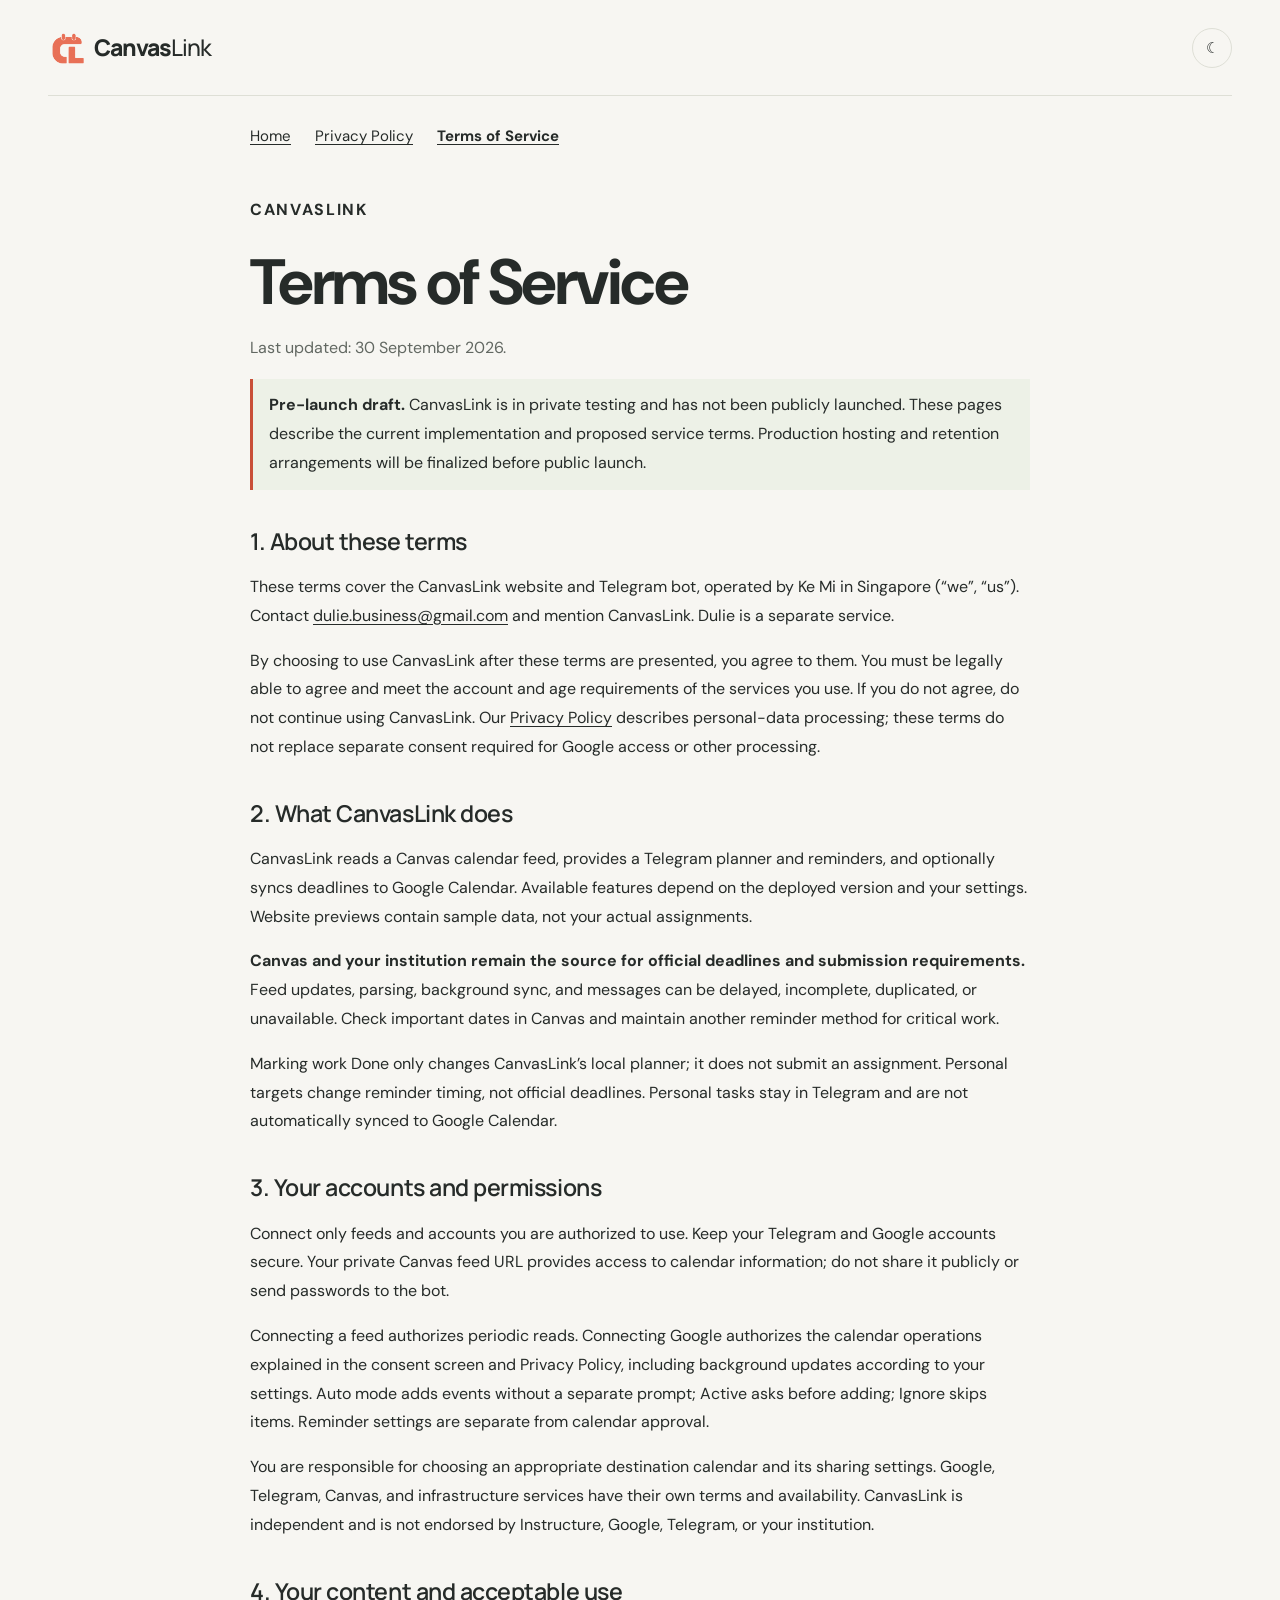
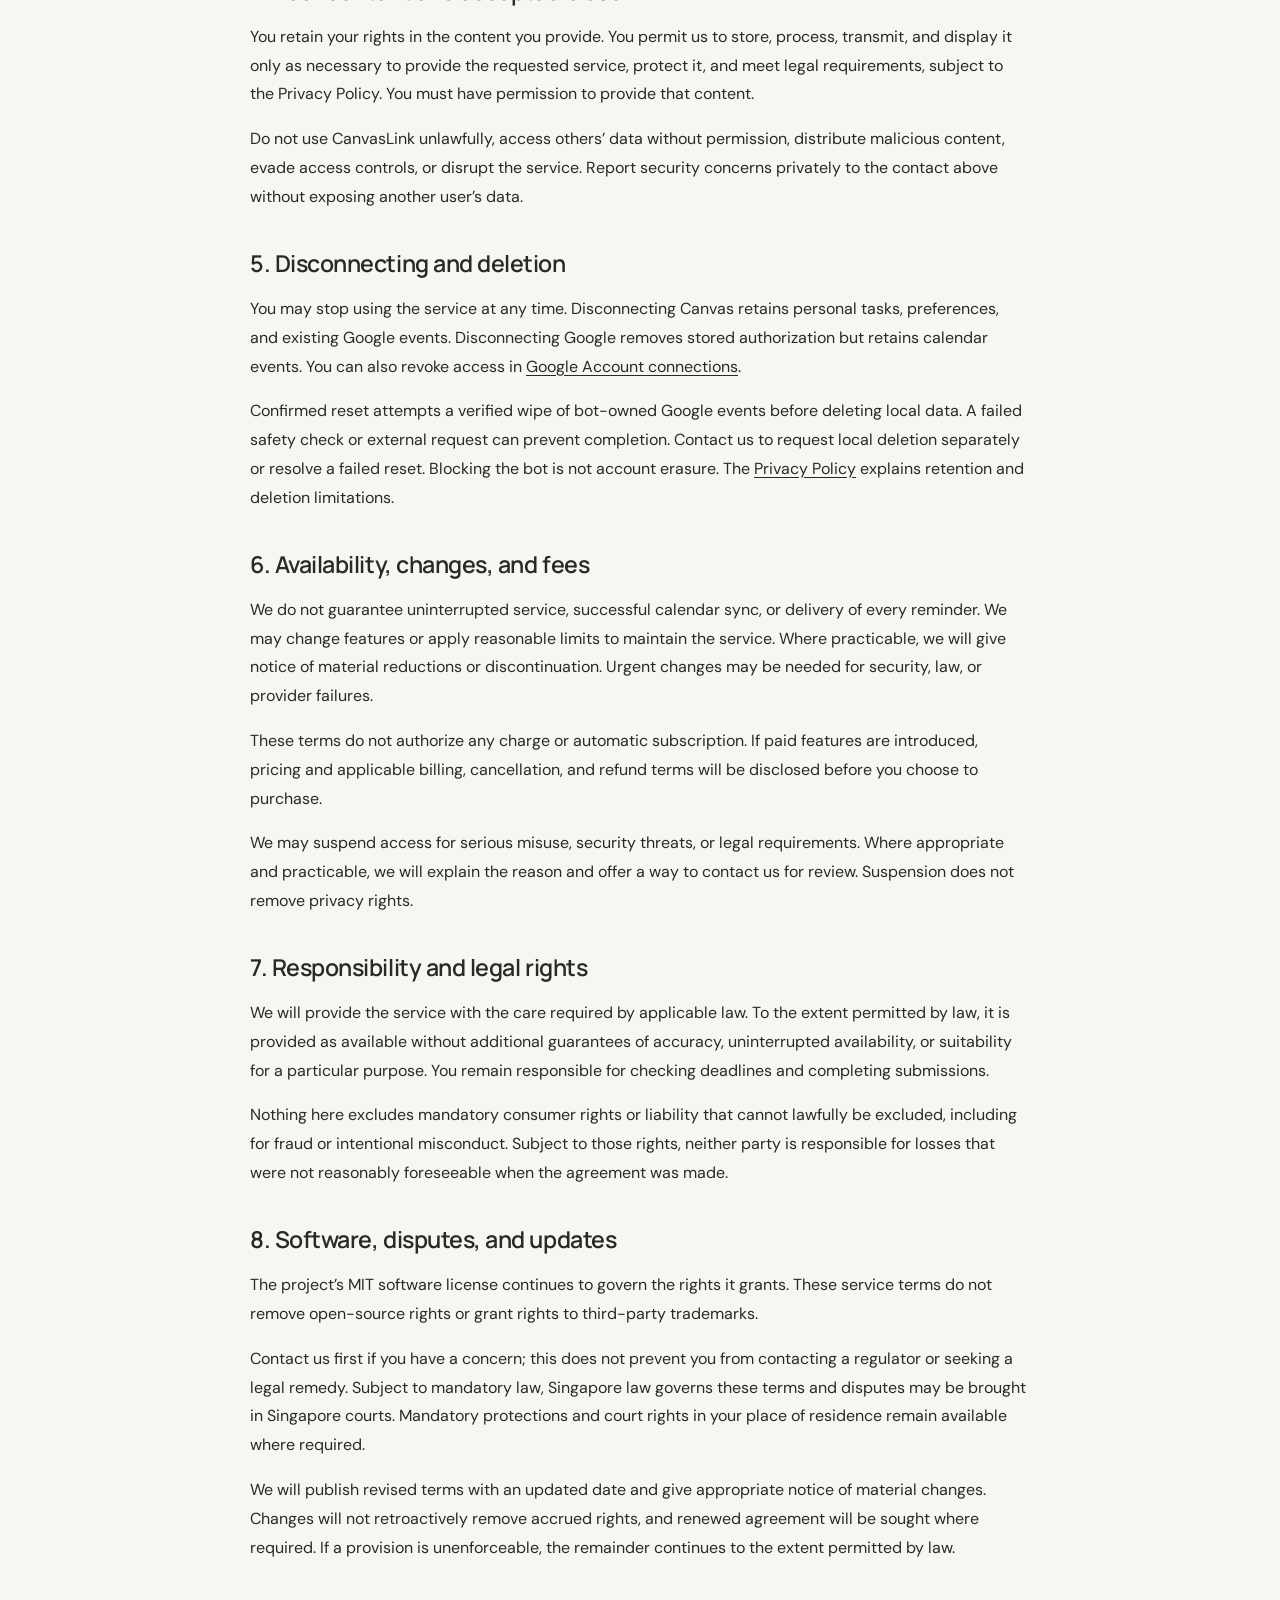
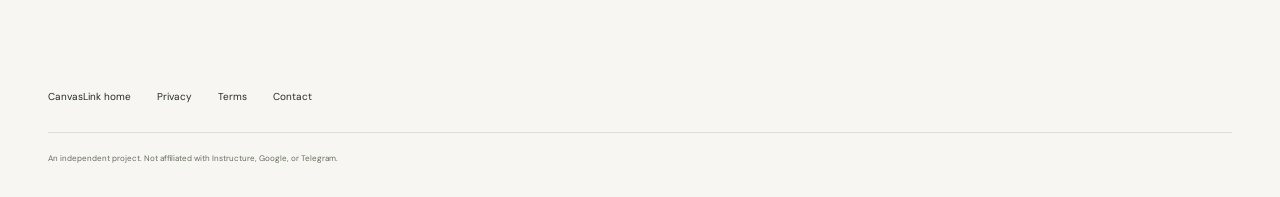
<file: docs/terms/index.html>
<!doctype html>
<html lang="en">
  <head>
    <meta charset="utf-8" />
    <meta name="viewport" content="width=device-width, initial-scale=1" />
    <meta name="theme-color" content="#f7f6f2" />
    <meta
      name="description"
      content="Terms for using the CanvasLink Telegram planner and optional Google Calendar sync."
    />
    <title>Terms of Service | CanvasLink</title>
    <link rel="icon" href="../assets/logo.png" type="image/png" />
    <script src="../theme.js"></script>
    <link rel="stylesheet" href="../styles.css" />
    <link rel="stylesheet" href="../theme.css" />
    <link rel="stylesheet" href="../legal.css" />
  </head>
  <body class="legal-page">
    <a class="skip-link" href="#main">Skip to content</a>
    <header class="site-header wrap">
      <a class="brand" href="../"
        ><img
          class="brand-icon"
          src="../assets/logo.png"
          alt=""
          width="40"
          height="40"
        />Canvas<span class="brand-light">Link</span></a
      >
      <button
        id="theme-toggle"
        class="theme-toggle"
        type="button"
        aria-label="Dark mode"
        aria-pressed="false"
        hidden
      >
        <span class="theme-moon" aria-hidden="true">☾</span
        ><span class="theme-sun" aria-hidden="true">☀</span>
      </button>
    </header>
    <main id="main" class="legal-content wrap">
      <nav class="legal-nav" aria-label="Policy navigation">
        <a href="../">Home</a><a href="../privacy/">Privacy Policy</a
        ><a href="../terms/" aria-current="page">Terms of Service</a>
      </nav>
      <p class="eyebrow">CANVASLINK</p>
      <h1>Terms of Service</h1>
      <p class="legal-date">Last updated: 30 September 2026.</p>
      <p class="launch-notice">
        <strong>Pre-launch draft.</strong> CanvasLink is in private testing and
        has not been publicly launched. These pages describe the current
        implementation and proposed service terms. Production hosting and
        retention arrangements will be finalized before public launch.
      </p>

      <section>
        <h2>1. About these terms</h2>
        <p>
          These terms cover the CanvasLink website and Telegram bot, operated by
          Ke Mi in Singapore (“we”, “us”). Contact
          <a href="mailto:dulie.business@gmail.com">dulie.business@gmail.com</a>
          and mention CanvasLink. Dulie is a separate service.
        </p>
        <p>
          By choosing to use CanvasLink after these terms are presented, you
          agree to them. You must be legally able to agree and meet the account
          and age requirements of the services you use. If you do not agree, do
          not continue using CanvasLink. Our
          <a href="../privacy/">Privacy Policy</a> describes personal-data
          processing; these terms do not replace separate consent required for
          Google access or other processing.
        </p>
      </section>
      <section>
        <h2>2. What CanvasLink does</h2>
        <p>
          CanvasLink reads a Canvas calendar feed, provides a Telegram planner
          and reminders, and optionally syncs deadlines to Google Calendar.
          Available features depend on the deployed version and your settings.
          Website previews contain sample data, not your actual assignments.
        </p>
        <p>
          <strong
            >Canvas and your institution remain the source for official
            deadlines and submission requirements.</strong
          >
          Feed updates, parsing, background sync, and messages can be delayed,
          incomplete, duplicated, or unavailable. Check important dates in
          Canvas and maintain another reminder method for critical work.
        </p>
        <p>
          Marking work Done only changes CanvasLink’s local planner; it does not
          submit an assignment. Personal targets change reminder timing, not
          official deadlines. Personal tasks stay in Telegram and are not
          automatically synced to Google Calendar.
        </p>
      </section>
      <section>
        <h2>3. Your accounts and permissions</h2>
        <p>
          Connect only feeds and accounts you are authorized to use. Keep your
          Telegram and Google accounts secure. Your private Canvas feed URL
          provides access to calendar information; do not share it publicly or
          send passwords to the bot.
        </p>
        <p>
          Connecting a feed authorizes periodic reads. Connecting Google
          authorizes the calendar operations explained in the consent screen and
          Privacy Policy, including background updates according to your
          settings. Auto mode adds events without a separate prompt; Active asks
          before adding; Ignore skips items. Reminder settings are separate from
          calendar approval.
        </p>
        <p>
          You are responsible for choosing an appropriate destination calendar
          and its sharing settings. Google, Telegram, Canvas, and infrastructure
          services have their own terms and availability. CanvasLink is
          independent and is not endorsed by Instructure, Google, Telegram, or
          your institution.
        </p>
      </section>
      <section>
        <h2>4. Your content and acceptable use</h2>
        <p>
          You retain your rights in the content you provide. You permit us to
          store, process, transmit, and display it only as necessary to provide
          the requested service, protect it, and meet legal requirements,
          subject to the Privacy Policy. You must have permission to provide
          that content.
        </p>
        <p>
          Do not use CanvasLink unlawfully, access others’ data without
          permission, distribute malicious content, evade access controls, or
          disrupt the service. Report security concerns privately to the contact
          above without exposing another user’s data.
        </p>
      </section>
      <section>
        <h2>5. Disconnecting and deletion</h2>
        <p>
          You may stop using the service at any time. Disconnecting Canvas
          retains personal tasks, preferences, and existing Google events.
          Disconnecting Google removes stored authorization but retains calendar
          events. You can also revoke access in
          <a href="https://myaccount.google.com/connections"
            >Google Account connections</a
          >.
        </p>
        <p>
          Confirmed reset attempts a verified wipe of bot-owned Google events
          before deleting local data. A failed safety check or external request
          can prevent completion. Contact us to request local deletion
          separately or resolve a failed reset. Blocking the bot is not account
          erasure. The <a href="../privacy/#main">Privacy Policy</a> explains
          retention and deletion limitations.
        </p>
      </section>
      <section>
        <h2>6. Availability, changes, and fees</h2>
        <p>
          We do not guarantee uninterrupted service, successful calendar sync,
          or delivery of every reminder. We may change features or apply
          reasonable limits to maintain the service. Where practicable, we will
          give notice of material reductions or discontinuation. Urgent changes
          may be needed for security, law, or provider failures.
        </p>
        <p>
          These terms do not authorize any charge or automatic subscription. If
          paid features are introduced, pricing and applicable billing,
          cancellation, and refund terms will be disclosed before you choose to
          purchase.
        </p>
        <p>
          We may suspend access for serious misuse, security threats, or legal
          requirements. Where appropriate and practicable, we will explain the
          reason and offer a way to contact us for review. Suspension does not
          remove privacy rights.
        </p>
      </section>
      <section>
        <h2>7. Responsibility and legal rights</h2>
        <p>
          We will provide the service with the care required by applicable law.
          To the extent permitted by law, it is provided as available without
          additional guarantees of accuracy, uninterrupted availability, or
          suitability for a particular purpose. You remain responsible for
          checking deadlines and completing submissions.
        </p>
        <p>
          Nothing here excludes mandatory consumer rights or liability that
          cannot lawfully be excluded, including for fraud or intentional
          misconduct. Subject to those rights, neither party is responsible for
          losses that were not reasonably foreseeable when the agreement was
          made.
        </p>
      </section>
      <section>
        <h2>8. Software, disputes, and updates</h2>
        <p>
          The project’s MIT software license continues to govern the rights it
          grants. These service terms do not remove open-source rights or grant
          rights to third-party trademarks.
        </p>
        <p>
          Contact us first if you have a concern; this does not prevent you from
          contacting a regulator or seeking a legal remedy. Subject to mandatory
          law, Singapore law governs these terms and disputes may be brought in
          Singapore courts. Mandatory protections and court rights in your place
          of residence remain available where required.
        </p>
        <p>
          We will publish revised terms with an updated date and give
          appropriate notice of material changes. Changes will not retroactively
          remove accrued rights, and renewed agreement will be sought where
          required. If a provision is unenforceable, the remainder continues to
          the extent permitted by law.
        </p>
      </section>
    </main>
    <footer class="wrap">
      <div class="footer-links">
        <a href="../">CanvasLink home</a><a href="../privacy/">Privacy</a
        ><a href="../terms/">Terms</a
        ><a href="mailto:dulie.business@gmail.com">Contact</a>
      </div>
      <p class="affiliation">
        An independent project. Not affiliated with Instructure, Google, or
        Telegram.
      </p>
    </footer>
  </body>
</html>
</file>
<file: docs/styles.css>
@import url("https://fonts.googleapis.com/css2?family=DM+Sans:wght@400;500;600;650;700&family=Manrope:wght@400;500;600;650;700;750;800&display=swap");
:root {
  --paper: #f7f6f2;
  --ink: #262b29;
  --muted: #626862;
  --coral: #c94f38;
  --line: #dedfd6;
  --green: #edf1e7;
  --font: "DM Sans", sans-serif;
}
* {
  box-sizing: border-box;
}
html {
  scroll-behavior: smooth;
  scroll-padding-top: 32px;
}
body {
  margin: 0;
  background: var(--paper);
  color: var(--ink);
  font-family: var(--font);
  font-size: 15px;
  line-height: 1.6;
}
a {
  color: inherit;
  text-decoration: none;
}
button {
  font: inherit;
  cursor: pointer;
}
button,
a,
summary {
  -webkit-tap-highlight-color: transparent;
}
button:focus-visible,
a:focus-visible,
select:focus-visible,
summary:focus-visible {
  outline: 3px solid #26766a;
  outline-offset: 5px;
}
::selection {
  background: #f2c6b7;
}
.wrap {
  max-width: 1200px;
  width: calc(100% - 96px);
  margin-inline: auto;
}
.site-header {
  height: 106px;
  display: flex;
  align-items: center;
  justify-content: space-between;
  border-bottom: 1px solid var(--line);
}
.brand {
  display: inline-flex;
  align-items: center;
  font-family: Manrope, sans-serif;
  font-size: 23px;
  font-weight: 800;
  letter-spacing: -1px;
}
.brand-light {
  font-weight: 500;
}
.brand-icon {
  display: block;
  flex-shrink: 0;
  width: 40px;
  height: 40px;
  object-fit: contain;
  margin-right: 6px;
}

.beta {
  font-family: var(--font);
  font-size: 8px;
  font-weight: 600;
  letter-spacing: 1.25px;
  margin-left: 19px;
  border-left: 1px solid var(--line);
  padding-left: 19px;
  max-width: 94px;
  line-height: 1.5;
}
.site-header nav {
  display: flex;
  gap: 34px;
  align-items: center;
  font-size: 12px;
  font-weight: 600;
}
.site-header nav a:hover,
.text-link:hover,
.footer-links a:hover {
  color: var(--coral);
}
.nav-github {
  border: 1px solid #c8cbc3;
  padding: 9px 17px;
  border-radius: 6px;
}
.nav-github span {
  margin-left: 12px;
}
.hero {
  display: grid;
  grid-template-columns: 1fr 1fr;
  gap: 24px;
  padding-top: 86px;
  padding-bottom: 87px;
  align-items: center;
}
.eyebrow {
  font-size: 10px;
  letter-spacing: 1.65px;
  font-weight: 700;
  margin: 0 0 22px;
  display: flex;
  align-items: center;
  gap: 9px;
}
.status-dot {
  height: 7px;
  width: 7px;
  background: #6a8260;
  border-radius: 50%;
  box-shadow: 0 0 0 4px #e7eadf;
}
.hero h1 {
  font-family: Manrope, sans-serif;
  font-size: clamp(40px, 4.25vw, 61px);
  font-weight: 650;
  line-height: 1.14;
  letter-spacing: -2.8px;
  margin: 0 0 31px;
}
.accent {
  color: var(--coral);
}
.handwritten-underline {
  position: relative;
  white-space: nowrap;
}
.handwritten-underline:after {
  content: "";
  position: absolute;
  bottom: -12px;
  left: 0;
  width: 99%;
  height: 9px;
  border-top: 2px solid #c94f3860;
  border-radius: 50%;
  transform: rotate(-1deg);
}
.hero-description {
  font-size: 15px;
  color: var(--muted);
  max-width: 407px;
  line-height: 1.8;
  margin-bottom: 28px;
}
.hero-actions {
  display: flex;
  gap: 23px;
  align-items: center;
  flex-wrap: wrap;
}
.button {
  display: inline-flex;
  align-items: center;
  justify-content: center;
  gap: 24px;
  font-size: 12px;
  font-weight: 600;
  border-radius: 6px;
  padding: 14px 20px;
  transition: transform 0.2s;
  min-height: 48px;
}
.button:hover {
  transform: translateY(-3px);
}
.primary {
  background: var(--coral);
  color: white;
  box-shadow: 0 4px 0 #a7402920;
}
.primary:hover {
  background: #ad412e;
}
.dark {
  background: var(--ink);
  color: white;
}
.text-link {
  font-weight: 600;
  font-size: 12px;
  display: inline-flex;
  gap: 13px;
  align-items: center;
}
.hero-note {
  display: flex;
  gap: 9px;
  align-items: center;
  font-size: 9px;
  color: var(--muted);
  margin-top: 21px;
}
.hero-note > span:first-child {
  color: #618054;
}
.note-divider {
  color: #a9ada4;
}
.hero-art {
  position: relative;
  min-height: 464px;
  padding-top: 142px;
  margin-left: 15px;
}
.floating-note {
  position: absolute;
  right: 20px;
  top: 39px;
  transform: rotate(7deg);
  font:
    italic 17px Georgia,
    serif;
  color: #656e5e;
  width: 173px;
  line-height: 1.35;
}
.floating-note:after {
  content: "⤵";
  display: block;
  font-size: 38px;
  text-align: center;
  transform: rotate(13deg);
  margin-left: 30px;
}
.canvas-card {
  position: absolute;
  left: 29px;
  top: 0;
  display: flex;
  align-items: center;
  gap: 10px;
  flex-wrap: wrap;
  width: 266px;
  background: #fffefa;
  border: 1px solid #e4e2d9;
  border-radius: 12px;
  padding: 16px 18px;
  transform: rotate(-5deg);
  box-shadow: 0 8px 20px #34382906;
  z-index: 2;
}
.app-icon {
  display: inline-grid;
  place-items: center;
  height: 31px;
  width: 31px;
  flex-shrink: 0;
  font-size: 25px;
  font-weight: 700;
}
.canvas-icon {
  color: var(--coral);
}
.small-label {
  display: block;
  font-size: 7px;
  letter-spacing: 1.1px;
  color: var(--muted);
  margin-bottom: 2px;
}
.canvas-card strong {
  display: block;
  font-size: 11px;
}
.notification-dot {
  height: 7px;
  width: 7px;
  border-radius: 50%;
  background: var(--coral);
  margin-left: auto;
}
.assignment-mini {
  background: #f5f4ef;
  border-radius: 6px;
  padding: 10px;
  width: 100%;
  line-height: 1.7;
}
.assignment-mini span {
  display: block;
  font-size: 8px;
  color: var(--muted);
}
.assignment-mini strong {
  font-size: 11px;
}
.connection-line {
  position: absolute;
  top: 159px;
  left: 153px;
  border-right: 1.5px dashed #c9816e;
  height: 27px;
  z-index: 3;
}
.connection-line span {
  position: absolute;
  bottom: -10px;
  left: -7px;
  color: var(--coral);
  font-size: 20px;
}
.calendar-card {
  position: relative;
  transform: rotate(2deg);
  background: #fffefa;
  border: 1px solid #dce0d4;
  border-radius: 12px;
  box-shadow: 0 18px 45px #31382909;
  overflow: hidden;
  min-height: 302px;
  margin-top: 40px;
}
.calendar-top {
  display: flex;
  align-items: center;
  justify-content: space-between;
  padding: 19px;
  border-bottom: 1px solid #e8e9e0;
}
.calendar-heading {
  display: flex;
  gap: 10px;
  align-items: center;
}
.google-icon {
  font-size: 17px;
  color: #326cb3;
  background: white;
  border: 4px solid #4285e4;
  border-left-color: #f3bc42;
  border-bottom-color: #58a569;
  border-radius: 3px;
  line-height: 1;
  height: 27px;
  width: 27px;
}
.calendar-heading strong {
  font-size: 12px;
  display: block;
}
.calendar-heading div > span {
  display: block;
  font-size: 8px;
  color: var(--muted);
  margin-top: 2px;
}
.calendar-menu {
  font-size: 9px;
  color: var(--muted);
  letter-spacing: 2px;
}
.calendar-grid {
  display: grid;
  grid-template-columns: repeat(5, 1fr);
  position: relative;
  height: 248px;
}
.day {
  height: 100%;
  border-right: 1px solid #edeee7;
  text-align: center;
  padding-top: 10px;
  position: relative;
}
.day:last-of-type {
  border-right: 0;
}
.day > span {
  display: block;
  font-size: 7px;
  color: #68715f;
  letter-spacing: 0.8px;
}
.day > b {
  display: inline-grid;
  place-items: center;
  font-size: 13px;
  width: 26px;
  height: 26px;
  margin-top: 3px;
  font-weight: 500;
}
.day.today > b {
  border-radius: 50%;
  background: var(--coral);
  color: white;
}
.grid-lines {
  position: absolute;
  inset: 63px 0 0;
  background: repeating-linear-gradient(
    to bottom,
    transparent 0,
    transparent 44px,
    #edeee7 44px,
    #edeee7 45px
  );
}
.cal-event {
  position: absolute;
  left: 1.2%;
  width: 28%;
  top: 76px;
  z-index: 1;
  border-left: 2px solid;
  border-radius: 4px;
  padding: 8px;
  line-height: 1.5;
}
.cal-event span {
  display: block;
  font-size: 6px;
  letter-spacing: 0.2px;
}
.cal-event b {
  display: block;
  font-size: 9px;
  font-weight: 600;
}
.cal-event small {
  display: block;
  font-size: 7px;
  margin-top: 3px;
}
.lavender {
  background: #e9e6f1;
  border-color: #a79bc2;
  color: #645478;
}
.green {
  background: #e4eddf;
  border-color: #97b581;
  color: #496341;
  left: 22%;
  top: 151px;
  width: 33%;
}
.coral {
  background: #f9ddd1;
  border-color: #cf785f;
  color: #894430;
  left: 60.6%;
  top: 115px;
  width: 37.5%;
  box-shadow: 0 3px 7px #c7785020;
}
.yellow {
  background: #f3ebcb;
  border-color: #c8b568;
  color: #70622e;
  left: 80.8%;
  top: 195px;
  width: 18%;
  padding: 6px;
}
.yellow b {
  font-size: 7px;
}
.yellow small {
  font-size: 6px;
}
.event-check {
  position: absolute;
  right: 8px;
  top: 8px;
  font-size: 10px !important;
}
.sync-toast {
  position: absolute;
  bottom: -16px;
  left: 40px;
  display: flex;
  align-items: center;
  gap: 11px;
  background: #fffefa;
  border: 1px solid #dce0d4;
  border-radius: 9px;
  padding: 13px 17px;
  box-shadow: 0 7px 20px #3138290b;
  transform: rotate(-3deg);
  width: 299px;
  z-index: 4;
}
.toast-icon {
  display: grid;
  place-items: center;
  background: #eaf0e3;
  color: #6b8252;
  border-radius: 50%;
  width: 28px;
  height: 28px;
}
.sync-toast strong {
  font-size: 10px;
  display: block;
}
.sync-toast div > span {
  font-size: 8px;
  color: var(--muted);
  display: block;
}
.tiny-link {
  margin-left: auto;
  color: #7a866a;
}
.art-spark {
  position: absolute;
  font-size: 40px;
  color: #9aa884;
}
.spark-one {
  right: -17px;
  bottom: 16px;
}
.spark-two {
  left: -10px;
  top: 207px;
  color: var(--coral);
  font-size: 33px;
}
.integration-strip {
  border-block: 1px solid var(--line);
  background: #f0f1e9;
}
.integration-inner {
  display: flex;
  align-items: center;
  justify-content: space-between;
  padding-block: 27px;
  gap: 22px;
}
.integration-inner > p {
  font-size: 8px;
  color: var(--muted);
  letter-spacing: 1px;
  line-height: 1.8;
  margin: 0;
}
.integration-inner > p > strong {
  font-weight: 600;
  color: var(--ink);
}
.integration {
  display: flex;
  align-items: center;
  gap: 11px;
  font-family: Manrope, sans-serif;
  font-size: 17px;
  font-weight: 700;
  white-space: nowrap;
}
.integration-arrow {
  color: #a9b09e;
}
.telegram-icon {
  font-size: 16px;
  border-radius: 50%;
  background: #3a9dcd;
  color: white;
  transform: rotate(-25deg);
  height: 27px;
  width: 27px;
}
.strip-note {
  font:
    italic 13px Georgia,
    serif;
  color: #666e59;
  transform: rotate(-4deg);
  max-width: 120px;
  line-height: 1.4;
}
.section {
  padding-block: 91px;
}
.section-heading {
  display: flex;
  justify-content: space-between;
  align-items: flex-end;
  gap: 30px;
  margin-bottom: 36px;
}
h2 {
  font-family: Manrope, sans-serif;
  font-size: 36px;
  font-weight: 600;
  letter-spacing: -1.5px;
  line-height: 1.25;
  margin: 0;
}
h3 {
  line-height: 1.4;
}
.section-heading .eyebrow {
  margin-bottom: 16px;
}
.section-heading > p {
  color: var(--muted);
  font-size: 12px;
  margin-bottom: 4px;
}
.feature-grid {
  display: grid;
  grid-template-columns: repeat(6, 1fr);
  gap: 16px;
}
.feature-card {
  border: 1px solid var(--line);
  border-radius: 12px;
  padding: 28px;
  background: #faf9f5;
}
.feature-main {
  grid-column: span 3;
}
.feature-control {
  grid-column: span 3;
  background: #edf0e6;
}
.feature-number {
  font-size: 8px;
  font-weight: 600;
  letter-spacing: 1.2px;
  color: var(--muted);
}
.feature-card h3 {
  font-size: 18px;
  letter-spacing: -0.5px;
  margin: 22px 0 10px;
}
.feature-card p {
  font-size: 12px;
  color: var(--muted);
  margin: 0;
  max-width: 425px;
  line-height: 1.85;
}
.update-visual {
  margin-top: 24px;
  background: #fffefa;
  border: 1px solid #e2e3d8;
  border-radius: 8px;
  padding: 15px;
  transform: rotate(-1deg);
}
.update-source {
  font-size: 9px;
  color: var(--muted);
}
.update-visual > div {
  display: flex;
  align-items: center;
  gap: 14px;
  margin-block: 8px;
  font-size: 12px;
}
.old-date {
  color: #6f7568;
  text-decoration: line-through;
}
.update-arrow {
  color: #9aa68c;
}
.new-date {
  background: #edf1e7;
  padding: 4px 8px;
  border-radius: 4px;
  color: #546946;
}
.new-date b {
  margin-left: 8px;
}
.update-tag {
  font-size: 8px;
  color: #627357;
}
.mode-pills {
  display: flex;
  gap: 10px;
  padding-block: 39px 30px;
  flex-wrap: wrap;
}
.pill {
  padding: 8px 17px;
  border-radius: 6px;
  font-size: 12px;
  border: 1px solid #d9ded1;
  background: #f7f8f2;
}
.pill.auto {
  background: #dce7cc;
  color: #476033;
  transform: rotate(-5deg);
}
.pill.active {
  background: #f5dacc;
  color: #8f4935;
  transform: rotate(3deg);
}
.pill.ignore {
  color: #626a5b;
  transform: rotate(-3deg);
}
.feature-control .text-link {
  margin-top: 20px;
}
.compact {
  grid-column: span 2;
}
.feature-symbol {
  font-size: 24px;
  color: #758266;
  display: block;
}
.compact h3 {
  font-size: 15px;
  margin-top: 14px;
}
.demo-section {
  padding-block: 80px;
  background: #ecefe5;
  border-block: 1px solid #dfe3d6;
}
.demo-layout {
  display: grid;
  grid-template-columns: 1fr 1fr;
  gap: 96px;
  align-items: center;
}
.demo-copy > p:not(.eyebrow) {
  font-size: 13px;
  color: var(--muted);
  max-width: 360px;
  line-height: 1.85;
  margin-block: 23px;
}
.mode-selector {
  display: flex;
  gap: 6px;
  padding: 5px;
  border: 1px solid #d4d9cb;
  background: #e2e7d9;
  border-radius: 8px;
  width: fit-content;
  margin-block: 25px;
}
.mode-selector button {
  background: transparent;
  border: 0;
  border-radius: 5px;
  padding: 9px 22px;
  font-size: 12px;
  color: #5e6957;
}
.mode-selector button[aria-pressed="true"] {
  background: #fffefa;
  box-shadow: 0 2px 5px #3e4b2810;
  color: var(--ink);
}
.mode-explanation {
  min-height: 117px;
}
.mode-explanation h3 {
  font-size: 14px;
  margin: 0 0 8px;
}
.mode-explanation p {
  font-size: 12px;
  color: var(--muted);
  max-width: 350px;
  margin: 0;
  line-height: 1.8;
}
.demo-disclaimer {
  font-size: 9px;
  color: #626a58;
}
.chat-window {
  background: #f8f9f4;
  border: 1px solid #d5dccb;
  border-radius: 14px;
  box-shadow: 0 12px 34px #45533009;
  overflow: hidden;
  transform: rotate(1deg);
  max-width: 430px;
  width: 100%;
  justify-self: end;
}
.chat-header {
  padding: 19px;
  display: flex;
  align-items: center;
  gap: 11px;
  border-bottom: 1px solid #e1e4da;
  background: #fffefa;
}
.bot-avatar {
  display: block;
  flex-shrink: 0;
  object-fit: contain;
  width: 44px;
  height: 44px;
}

.chat-header strong {
  display: block;
  font-size: 13px;
}
.chat-header div > span {
  display: block;
  color: var(--muted);
  font-size: 9px;
}
.chat-dots {
  margin-left: auto;
  letter-spacing: 2px;
  font-size: 10px;
}
.chat-body {
  padding: 22px;
  background-image: radial-gradient(#a6b09530 1px, transparent 1px);
  background-size: 18px 18px;
  min-height: 424px;
}
.chat-date {
  display: block;
  width: fit-content;
  margin: 0 auto 20px;
  font-size: 7px;
  letter-spacing: 1px;
  color: #5a674f;
  background: #e6eadf;
  border-radius: 10px;
  padding: 4px 10px;
}
.chat-bubble {
  background: white;
  border: 1px solid #e5e7df;
  padding: 14px;
  border-radius: 10px 10px 10px 2px;
  width: 92%;
  font-size: 11px;
  box-shadow: 0 2px 3px #45533003;
}
.intro-bubble {
  max-width: 280px;
}
.chat-user {
  background: #e0eacb;
  border: 1px solid #d5e0be;
  padding: 10px 13px;
  border-radius: 10px 10px 2px 10px;
  font-size: 10px;
  width: fit-content;
  margin: 15px 0 15px auto;
}
.chat-user span {
  font-size: 9px;
  color: #596d42;
  margin-left: 10px;
}
.message-kicker {
  font-size: 7px;
  letter-spacing: 1px;
  color: #a3543d;
  font-weight: 600;
}
.assignment-bubble h3 {
  font-size: 14px;
  margin: 8px 0 3px;
}
.assignment-bubble > p {
  font-size: 9px;
  color: var(--muted);
  margin: 0;
}
.message-deadline {
  font-size: 9px;
  border-top: 1px solid #efeee8;
  padding-top: 10px;
  margin-top: 12px;
  display: flex;
  gap: 7px;
}
.assignment-bubble .message-detail {
  margin-top: 9px;
  font-size: 10px;
  min-height: 16px;
}
.chat-buttons {
  margin-top: 11px;
  display: grid;
  gap: 5px;
}
.chat-buttons button {
  font-size: 10px;
  color: #546e41;
  background: #edf2e5;
  border: 1px solid #dce6d0;
  border-radius: 4px;
  padding: 8px;
  min-height: 34px;
}
.chat-buttons button + button {
  background: #f5f5f0;
  color: #636c5b;
  border-color: #e8e9e1;
}
.chat-buttons button:hover {
  filter: brightness(0.96);
}
.chat-buttons[hidden] {
  display: none;
}
.demo-result {
  font-size: 9px;
  color: #596e49;
  text-align: center;
  margin-top: 13px;
  min-height: 15px;
}
.chat-footer {
  display: flex;
  align-items: center;
  justify-content: space-between;
  padding: 14px 18px;
  font-size: 8px;
  color: var(--muted);
  background: #fffefa;
  border-top: 1px solid #e1e4da;
}
.chat-footer > span:last-child {
  font-size: 17px;
}
.steps {
  display: grid;
  grid-template-columns: repeat(3, 1fr);
  gap: 40px;
  margin-top: 43px;
}
.steps article {
  border-top: 1px solid #ced3c4;
  padding-top: 24px;
}
.step-number {
  display: grid;
  place-items: center;
  width: 34px;
  height: 34px;
  border-radius: 50%;
  background: #e9edde;
  color: #58694a;
  font-size: 12px;
}
.steps h3 {
  font-size: 17px;
  margin: 22px 0 12px;
  letter-spacing: -0.4px;
}
.steps p {
  font-size: 12px;
  color: var(--muted);
  line-height: 1.85;
  min-height: 68px;
}
.step-caption {
  font-size: 9px;
  color: #616d54;
  display: block;
  margin-top: 23px;
}
code {
  font-family: monospace;
  font-size: 0.95em;
  background: #e9ecdf;
  padding: 2px 4px;
  border-radius: 3px;
}
.project-section {
  display: grid;
  grid-template-columns: 1fr 1fr;
  gap: 85px;
  background: #eeede5;
  border: 1px solid #e1e0d7;
  border-radius: 12px;
  padding: 46px;
}
.project-section h2 {
  font-size: 28px;
}
.project-section > div > p:not(.eyebrow) {
  font-size: 12px;
  color: var(--muted);
  margin: 20px 0 25px;
  line-height: 1.85;
}
.project-section .eyebrow {
  font-size: 8px;
}
.engineering-list > div {
  display: flex;
  gap: 18px;
  padding: 17px 0;
  border-bottom: 1px solid #dcded2;
}
.engineering-list > div:first-child {
  padding-top: 0;
}
.engineering-list > div:last-child {
  border: 0;
  padding-bottom: 0;
}
.engineering-list > div > span {
  font-size: 9px;
  color: #616d54;
  margin-top: 3px;
}
.engineering-list h3 {
  font-size: 13px;
  margin: 0 0 6px;
}
.engineering-list p {
  font-size: 11px;
  color: var(--muted);
  line-height: 1.8;
  margin: 0;
}
.faq-section {
  display: grid;
  grid-template-columns: 1fr 1.3fr;
  gap: 60px;
}
.faq-section h2 {
  font-size: 29px;
}
.faq-section .eyebrow {
  font-size: 9px;
}
.faq-list details {
  border-bottom: 1px solid var(--line);
}
.faq-list details:first-child {
  border-top: 1px solid var(--line);
}
summary {
  list-style: none;
  cursor: pointer;
  font-size: 12px;
  font-weight: 600;
  padding: 19px 0;
  display: flex;
  align-items: center;
  justify-content: space-between;
  gap: 15px;
}
summary::-webkit-details-marker {
  display: none;
}
summary > span {
  font-size: 18px;
  font-weight: 400;
  color: #818b73;
  transition: transform 0.2s;
}
details[open] summary > span {
  transform: rotate(45deg);
}
details p {
  font-size: 12px;
  color: var(--muted);
  margin: 0 0 20px;
  line-height: 1.85;
}
details a {
  text-decoration: underline;
  text-underline-offset: 3px;
}
.closing {
  position: relative;
  text-align: center;
  padding: 62px 20px;
  background: #f0e6dd;
  border: 1px solid #e9dacf;
  border-radius: 12px;
  overflow: hidden;
}
.closing .eyebrow {
  justify-content: center;
  font-size: 9px;
  color: #82523e;
}
.closing h2 {
  font-size: 44px;
  letter-spacing: -1.8px;
}
.closing > p:not(.eyebrow) {
  font-size: 12px;
  color: #6a6257;
  margin-block: 20px 25px;
}
.closing-note {
  display: block;
  font:
    italic 13px Georgia,
    serif;
  color: #795b47;
  margin-top: 19px;
  transform: rotate(-3deg);
}
.closing-spark {
  position: absolute;
  right: 83px;
  top: 48px;
  font-size: 80px;
  color: #c98b7155;
  transform: rotate(10deg);
}
footer {
  padding-block: 47px 24px;
  display: flex;
  align-items: center;
  justify-content: space-between;
  flex-wrap: wrap;
  gap: 20px;
}
footer .brand {
  font-size: 19px;
}
footer .brand-icon {
  width: 34px;
  height: 34px;
}
footer > div > p {
  font-size: 10px;
  color: var(--muted);
  margin: 12px 0 0;
}
.footer-links {
  display: flex;
  flex-wrap: wrap;
  gap: 26px;
  font-size: 10px;
}
.footer-links a {
  white-space: nowrap;
}
.affiliation {
  border-top: 1px solid var(--line);
  padding-top: 19px;
  margin-top: 7px;
  font-size: 8px;
  color: #656e5e;
  width: 100%;
}
.skip-link {
  position: fixed;
  top: 8px;
  left: 8px;
  z-index: 20;
  background: var(--ink);
  color: white;
  padding: 10px 15px;
  transform: translateY(-180%);
}
.skip-link:focus {
  transform: translateY(0);
}
@media (min-width: 1400px) {
  .hero {
    padding-block: 100px;
  }
  .hero h1 {
    font-size: 64px;
  }
  .hero-art {
    margin-left: 30px;
  }
  .hero-description {
    font-size: 16px;
  }
}
@media (max-width: 1050px) {
  .wrap {
    width: calc(100% - 64px);
  }
  .hero h1 {
    font-size: 45px;
    letter-spacing: -2px;
  }
  .hero {
    padding-block: 65px;
    gap: 14px;
  }
  .hero-art {
    transform: scale(0.95);
    transform-origin: right center;
    margin-left: 0;
  }
  .hero-actions {
    gap: 16px;
  }
  .hero-note {
    font-size: 8px;
    gap: 6px;
  }
  .strip-note {
    display: none;
  }
  .demo-layout {
    gap: 50px;
  }
  .mode-selector button {
    padding-inline: 17px;
  }
  .project-section {
    gap: 45px;
  }
  .beta {
    display: none;
  }
  .hero-description {
    font-size: 14px;
  }
  .handwritten-underline {
    white-space: normal;
  }
  .feature-card {
    padding: 23px;
  }
  .update-visual > div {
    font-size: 10px;
    gap: 8px;
  }
  .mode-pills {
    gap: 7px;
  }
  .pill {
    padding: 8px 12px;
  }
  .section-heading > p {
    max-width: 255px;
  }
  .closing-spark {
    right: 35px;
  }
}
@media (max-width: 760px) {
  .wrap {
    width: calc(100% - 40px);
  }
  .site-header {
    height: 80px;
  }
  .brand {
    font-size: 20px;
  }
  .site-header nav {
    gap: 18px;
    font-size: 10px;
  }
  .site-header nav > a:first-child {
    display: none;
  }
  .nav-github {
    padding: 7px 12px;
  }
  .hero {
    grid-template-columns: 1fr;
    padding-top: 48px;
    padding-bottom: 55px;
    gap: 24px;
  }
  .hero h1 {
    font-size: clamp(39px, 7.8vw, 58px);
    letter-spacing: -2px;
  }
  .hero-description {
    max-width: 440px;
    font-size: 14px;
  }
  .hero-note {
    font-size: 9px;
  }
  .hero-art {
    width: min(100%, 480px);
    margin: 14px auto 20px;
    transform: none;
    min-height: 471px;
  }
  .floating-note {
    display: none;
  }
  .integration-inner {
    gap: 13px;
    flex-wrap: wrap;
    justify-content: center;
    padding-block: 22px;
  }
  .integration-inner > p {
    width: 100%;
    text-align: center;
    font-size: 8px;
    margin-bottom: 6px;
  }
  .integration-inner > p br {
    display: none;
  }
  .integration-inner > p strong {
    margin-left: 4px;
  }
  .integration {
    font-size: 12px;
    gap: 7px;
  }
  .integration .app-icon {
    width: 23px;
    height: 23px;
  }
  .integration .canvas-icon {
    font-size: 23px;
  }
  .integration .google-icon {
    font-size: 12px;
  }
  .integration .telegram-icon {
    font-size: 13px;
  }
  .integration-arrow {
    font-size: 12px;
  }
  .section {
    padding-block: 58px;
  }
  .section-heading {
    display: block;
    margin-bottom: 27px;
  }
  .section-heading > p {
    margin-top: 20px;
    max-width: none;
  }
  .section-heading > .text-link {
    margin-top: 20px;
  }
  h2 {
    font-size: 31px;
  }
  .eyebrow {
    font-size: 8px;
    letter-spacing: 1.4px;
  }
  .feature-grid {
    grid-template-columns: repeat(2, 1fr);
    gap: 12px;
  }
  .feature-main,
  .feature-control {
    grid-column: span 2;
  }
  .compact {
    grid-column: span 2;
  }
  .feature-card {
    padding: 25px;
  }
  .feature-card p {
    max-width: none;
  }
  .compact h3 {
    font-size: 17px;
  }
  .compact {
    display: grid;
    grid-template-columns: 30px 1fr;
    column-gap: 15px;
  }
  .compact .feature-symbol {
    grid-row: span 2;
  }
  .compact h3 {
    margin: 2px 0 8px;
  }
  .compact p {
    grid-column: 2;
  }
  .update-visual {
    max-width: 390px;
  }
  .mode-pills {
    padding-block: 25px 8px;
  }
  .feature-control h3 {
    margin-top: 20px;
  }
  .demo-section {
    padding-block: 50px;
  }
  .demo-layout {
    grid-template-columns: 1fr;
    gap: 30px;
  }
  .demo-copy > p:not(.eyebrow) {
    max-width: 470px;
  }
  .demo-copy h2 br:nth-child(1) {
    display: none;
  }
  .demo-copy h2 br:nth-child(1):after {
    content: " ";
  }
  .mode-explanation {
    min-height: 90px;
  }
  .chat-window {
    justify-self: center;
    transform: none;
  }
  .demo-disclaimer {
    font-size: 9px;
  }
  .steps {
    grid-template-columns: 1fr;
    gap: 26px;
    margin-top: 30px;
  }
  .steps article {
    padding-top: 22px;
    display: grid;
    grid-template-columns: 35px 1fr;
    column-gap: 17px;
  }
  .step-number {
    grid-row: span 3;
  }
  .steps h3 {
    margin: 3px 0 9px;
  }
  .steps p {
    margin: 0;
    min-height: 0;
  }
  .step-caption {
    grid-column: 2;
    margin-top: 15px;
  }
  .project-section {
    grid-template-columns: 1fr;
    padding: 27px;
    gap: 30px;
  }
  .project-section h2 {
    font-size: 27px;
  }
  .faq-section {
    grid-template-columns: 1fr;
    gap: 26px;
  }
  .closing {
    padding: 43px 20px;
  }
  .closing h2 {
    font-size: 33px;
  }
  .closing-spark {
    right: -13px;
    top: 5px;
    font-size: 60px;
  }
  .closing > p:not(.eyebrow) {
    max-width: 260px;
    margin-inline: auto;
  }
  footer {
    padding-top: 34px;
  }
  .affiliation {
    line-height: 1.8;
  }
  .footer-links {
    gap: 20px;
  }
}
@media (max-width: 380px) {
  .site-header nav {
    gap: 12px;
  }
  .nav-github {
    padding: 7px 9px;
  }
  .site-header nav > a:nth-child(2) {
    display: none;
  }
  .hero-note {
    flex-wrap: wrap;
    font-size: 8px;
  }
  .hero-actions {
    gap: 17px;
  }
  .hero-art {
    min-height: 452px;
  }
  .canvas-card {
    width: 236px;
    left: 12px;
  }
  .floating-note {
    width: 86px;
    font-size: 12px;
    right: 0;
  }
  .sync-toast {
    left: 4px;
    width: 275px;
    bottom: -30px;
  }
  .cal-event b {
    font-size: 7px;
  }
  .cal-event small {
    font-size: 6px;
  }
  .integration-inner {
    gap: 8px;
  }
  .integration {
    font-size: 10px;
  }
  .hero h1 {
    font-size: 39px;
  }
  .spark-one {
    right: -10px;
  }
  .chat-body {
    padding: 16px;
  }
}
.planner-preview {
  display: grid;
  grid-template-columns: 1fr 1fr;
  align-items: center;
  gap: 72px;
}
.planner-preview-copy h2 {
  font-family: Manrope, sans-serif;
  font-size: clamp(28px, 3vw, 40px);
  letter-spacing: -1.5px;
  line-height: 1.25;
}
.planner-preview-copy > p:not(.eyebrow) {
  color: var(--muted);
  max-width: 440px;
}
.planner-sample {
  min-width: 0;
  padding: 28px;
  border: 1px solid var(--line);
  border-radius: 20px;
  background: var(--green);
}
.planner-sample-header {
  display: flex;
  align-items: center;
  gap: 10px;
  margin-bottom: 24px;
}
.planner-sample-header img {
  object-fit: contain;
}
.planner-sample-header span {
  display: block;
  color: var(--muted);
  font-size: 11px;
}
.planner-preview-switch {
  display: flex;
  gap: 6px;
  padding: 5px;
  border: 1px solid var(--line);
  border-radius: 12px;
  margin-bottom: 24px;
}
.planner-preview-switch button {
  flex: 1;
  padding: 9px 6px;
  border: 1px solid transparent;
  border-radius: 8px;
  background: transparent;
  color: var(--muted);
  font-size: 12px;
}
.planner-preview-switch button[aria-pressed="true"] {
  background: var(--paper);
  border-color: var(--line);
  color: var(--ink);
  font-weight: 700;
}
.preview-offset-label {
  display: block;
  font-size: 12px;
  margin-bottom: 8px;
}
#preview-offset {
  width: 100%;
  padding: 12px;
  font: inherit;
  font-size: 13px;
  color: var(--ink);
  background: var(--paper);
  border: 1px solid var(--line);
  border-radius: 8px;
}
.planner-task-preview {
  padding: 22px 0 18px;
}
.planner-sample h3 {
  margin: 5px 0;
  font-size: 20px;
}
.planner-task-preview p {
  margin: 0;
  color: var(--muted);
  font-size: 13px;
}
.planner-task-actions {
  display: flex;
  flex-wrap: wrap;
  gap: 8px;
}
.planner-task-actions button {
  flex: 1 1 130px;
  padding: 11px 8px;
  border: 1px solid var(--line);
  border-radius: 8px;
  background: var(--paper);
  color: var(--ink);
  font-size: 12px;
}
.planner-task-actions button:hover:not(:disabled) {
  border-color: var(--ink);
}
.planner-task-actions button:disabled {
  color: var(--muted);
  cursor: default;
}
#planner-preview-status {
  min-height: 60px;
  margin: 22px 0 12px;
  font-size: 12px;
}
.preview-sample-note,
.preview-agenda-note {
  color: var(--muted);
  font-size: 11px;
  margin-bottom: 0;
}
.preview-agenda-list {
  list-style: none;
  padding: 0;
  margin: 20px 0 0;
}
.preview-agenda-list li {
  display: flex;
  justify-content: space-between;
  gap: 12px;
  padding: 14px 0;
  border-bottom: 1px solid var(--line);
  font-size: 13px;
}
.preview-agenda-list small {
  display: block;
  color: var(--muted);
}
.planner-sample [hidden] {
  display: none;
}
@media (max-width: 760px) {
  .planner-preview {
    grid-template-columns: 1fr;
    gap: 30px;
  }
  .planner-sample {
    padding: 22px;
  }
}
@media (prefers-reduced-motion: reduce) {
  html {
    scroll-behavior: auto;
  }
  *,
  *:before,
  *:after {
    transition: none !important;
    animation: none !important;
  }
}

.launch-notice {
  border-left: 3px solid var(--coral);
  padding: 12px 16px;
  background: var(--green);
  color: var(--ink);
  font-size: 14px;
  line-height: 1.7;
}
</file>
<file: docs/theme.css>
/* Theme-specific surfaces preserve the original illustration's color families. */
:root {
  color-scheme: light;
}
.theme-toggle {
  display: inline-grid;
  place-items: center;
  flex-shrink: 0;
  width: 40px;
  height: 40px;
  padding: 0;
  color: var(--ink);
  background: transparent;
  border: 1px solid var(--line);
  border-radius: 50%;
}
.theme-toggle:hover {
  background: var(--green);
}
.theme-toggle[hidden],
.theme-sun {
  display: none;
}
[data-theme="dark"] .theme-moon {
  display: none;
}
[data-theme="dark"] .theme-sun {
  display: block;
}
[data-theme="dark"] {
  color-scheme: dark;
  --paper: #191d1b;
  --ink: #f0f0e8;
  --muted: #b3bbae;
  --coral: #f18e74;
  --line: #424b42;
  --green: #2c382d;
  --surface: #242a25;
  --surface-raised: #2b322b;
  --surface-soft: #202720;
  --sage-text: #b8cba5;
  --sage-surface: #33432d;
  --sage-border: #526546;
  --peach-text: #ffc1a9;
  --peach-surface: #4b3028;
}
[data-theme="dark"] :is(button, a, select, summary):focus-visible {
  outline-color: #9bceba;
}
[data-theme="dark"] ::selection {
  background: #824b3e;
  color: #fff;
}
[data-theme="dark"] :is(.day.today > b, .primary) {
  background: #bc472f;
  color: #fff;
}
[data-theme="dark"] .primary:hover {
  background: #a73b26;
}
[data-theme="dark"] .dark {
  background: #e4eadc;
  color: #202720;
}
[data-theme="dark"] .skip-link {
  background: #e4eadc;
  color: #202720;
}
[data-theme="dark"] .nav-github {
  border-color: var(--line);
}
[data-theme="dark"] .status-dot {
  background: #a7c38f;
  box-shadow: 0 0 0 4px #2f3a2c;
}
[data-theme="dark"] .handwritten-underline:after {
  border-color: #f18e7460;
}
[data-theme="dark"]
  :is(
    .hero-note > span:first-child,
    .floating-note,
    .tiny-link,
    .strip-note,
    .feature-symbol,
    .step-caption,
    .engineering-list > div > span,
    .affiliation,
    .demo-disclaimer,
    .day > span
  ) {
  color: var(--muted);
}
[data-theme="dark"]
  :is(.note-divider, .integration-arrow, .update-arrow, summary > span) {
  color: #a0ae92;
}
[data-theme="dark"]
  :is(
    .canvas-card,
    .calendar-card,
    .sync-toast,
    .update-visual,
    .chat-header,
    .chat-footer
  ) {
  background: var(--surface);
  border-color: var(--line);
  box-shadow: 0 12px 30px #00000018;
}
[data-theme="dark"] .assignment-mini {
  background: var(--surface-raised);
}
[data-theme="dark"] .connection-line {
  border-color: #c9816e;
}
[data-theme="dark"] .calendar-top {
  border-color: var(--line);
}
[data-theme="dark"] .day {
  border-color: #353e35;
}
[data-theme="dark"] .grid-lines {
  background: repeating-linear-gradient(
    to bottom,
    transparent 0,
    transparent 44px,
    #353e35 44px,
    #353e35 45px
  );
}
/* Integration marks keep their recognizable brand colors. */
[data-theme="dark"] .google-icon {
  background: #fff;
  color: #326cb3;
}
[data-theme="dark"] .lavender {
  background: #3c334b;
  color: #ddcff0;
  border-color: #aa90c7;
}
[data-theme="dark"] .green {
  background: var(--sage-surface);
  color: #d1e6bd;
  border-color: #91b474;
}
[data-theme="dark"] .coral {
  background: var(--peach-surface);
  color: var(--peach-text);
  border-color: #df9274;
}
[data-theme="dark"] .yellow {
  background: #464025;
  color: #ecdfa5;
  border-color: #bfae61;
}
[data-theme="dark"] :is(.toast-icon, .new-date) {
  background: var(--sage-surface);
  color: #d1e6bd;
}
[data-theme="dark"] .integration-strip {
  background: var(--surface-soft);
}
[data-theme="dark"] .feature-card {
  background: var(--surface);
}
[data-theme="dark"] .feature-control {
  background: #293127;
}
[data-theme="dark"] .old-date {
  color: var(--muted);
}
[data-theme="dark"] .update-tag {
  color: var(--sage-text);
}
[data-theme="dark"] .pill {
  background: var(--surface-raised);
  border-color: var(--line);
}
[data-theme="dark"] .pill.auto {
  background: var(--sage-surface);
  color: #d1e6bd;
}
[data-theme="dark"] .pill.active {
  background: var(--peach-surface);
  color: var(--peach-text);
}
[data-theme="dark"] .pill.ignore {
  color: var(--muted);
}
[data-theme="dark"] .demo-section {
  background: var(--surface-soft);
  border-color: var(--line);
}
[data-theme="dark"] .mode-selector {
  background: #191f19;
  border-color: var(--line);
}
[data-theme="dark"] .mode-selector button {
  color: var(--muted);
}
[data-theme="dark"] .mode-selector button[aria-pressed="true"] {
  background: #3a4734;
  color: #edf2e5;
}
[data-theme="dark"] .chat-window {
  background: #1c241e;
  border-color: var(--line);
  box-shadow: 0 12px 34px #00000020;
}
[data-theme="dark"] .chat-body {
  background-image: radial-gradient(#879f6530 1px, transparent 1px);
}
[data-theme="dark"] .chat-date {
  background: #303b2b;
  color: #c2ceb8;
}
[data-theme="dark"] .chat-bubble {
  background: var(--surface-raised);
  border-color: var(--line);
}
[data-theme="dark"] .chat-user {
  background: var(--sage-surface);
  border-color: var(--sage-border);
}
[data-theme="dark"] .chat-user span {
  color: #bdd3a9;
}
[data-theme="dark"] .message-kicker {
  color: var(--peach-text);
}
[data-theme="dark"] .message-deadline {
  border-color: var(--line);
}
[data-theme="dark"] .chat-buttons button {
  background: var(--sage-surface);
  border-color: var(--sage-border);
  color: #d1e6bd;
}
[data-theme="dark"] .chat-buttons button + button {
  background: #30372c;
  border-color: var(--line);
  color: #c4ccba;
}
[data-theme="dark"] .chat-buttons button:hover {
  filter: brightness(1.15);
}
[data-theme="dark"] .demo-result {
  color: var(--sage-text);
}
[data-theme="dark"] .steps article {
  border-color: var(--line);
}
[data-theme="dark"] :is(.step-number, code) {
  background: #303b2b;
  color: #c9d7bb;
}
[data-theme="dark"] .project-section {
  background: #282d26;
  border-color: var(--line);
}
[data-theme="dark"] .engineering-list > div {
  border-color: var(--line);
}
[data-theme="dark"] .closing {
  background: #332a24;
  border-color: #504035;
}
[data-theme="dark"] .closing .eyebrow {
  color: #e2b6a0;
}
[data-theme="dark"] .closing > p:not(.eyebrow) {
  color: #c8b9aa;
}
[data-theme="dark"] .closing-note {
  color: #d6b59e;
}
[data-theme="dark"] .closing-spark {
  color: #c98b7155;
}
@media (max-width: 760px) {
  .site-header nav {
    gap: 12px;
  }
  .site-header nav > a:nth-child(2) {
    display: none;
  }
}

/* Keep small link text readable in its hover state as well. */
:root:not([data-theme="dark"])
  :is(.site-header nav a:hover, .text-link:hover, .footer-links a:hover) {
  color: #ad412e;
}
</file>
<file: docs/legal.css>
.legal-page .site-header {
  height: 96px;
}
.legal-content {
  max-width: 780px;
  padding-block: 28px 64px;
}
.legal-nav {
  display: flex;
  flex-wrap: wrap;
  gap: 12px 24px;
  margin-bottom: 48px;
}
.legal-content a {
  text-decoration: underline;
  text-underline-offset: 3px;
}
.legal-nav [aria-current="page"] {
  font-weight: 700;
}
.legal-content h1 {
  font-size: clamp(2.4rem, 8vw, 4rem);
  line-height: 1.12;
  letter-spacing: -0.04em;
  margin: 12px 0;
}
.legal-date {
  color: var(--muted);
}
.legal-content section {
  margin-top: 36px;
}
.legal-content h2 {
  font-size: 1.45rem;
  line-height: 1.35;
  letter-spacing: -0.02em;
  margin-bottom: 12px;
}
.legal-content h3 {
  font-size: 1.1rem;
  margin-top: 24px;
}
.legal-content p,
.legal-content li {
  font-size: 1rem;
  line-height: 1.8;
  overflow-wrap: anywhere;
}
.legal-content li + li {
  margin-top: 12px;
}
.legal-content ul {
  padding-left: 24px;
}
.legal-content code {
  font-size: 0.9em;
  background: var(--green);
  padding: 2px 4px;
  border-radius: 4px;
  overflow-wrap: anywhere;
}
.legal-page .footer-links {
  flex-wrap: wrap;
}
@media (max-width: 600px) {
  .legal-page .wrap {
    width: calc(100% - 40px);
  }
  .legal-page .site-header {
    height: 80px;
  }
  .legal-nav {
    margin-bottom: 32px;
  }
}
</file>
